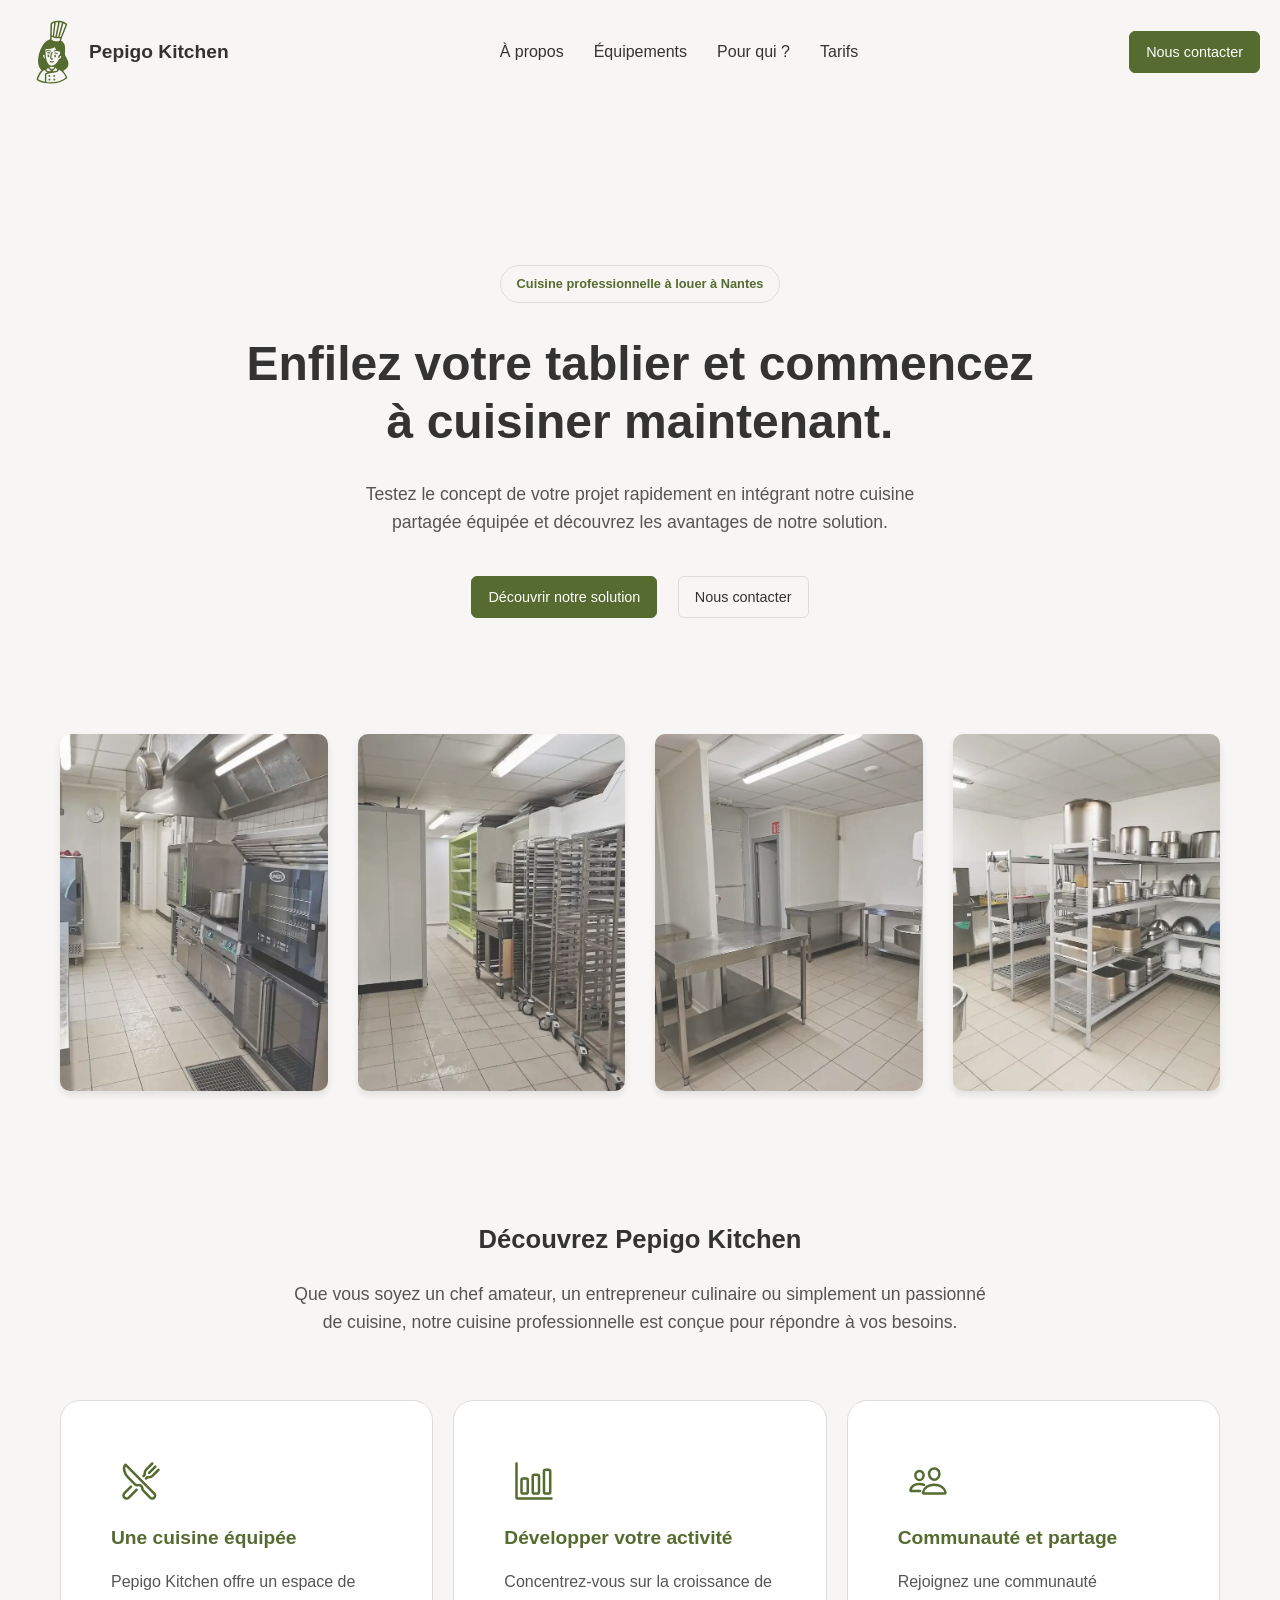
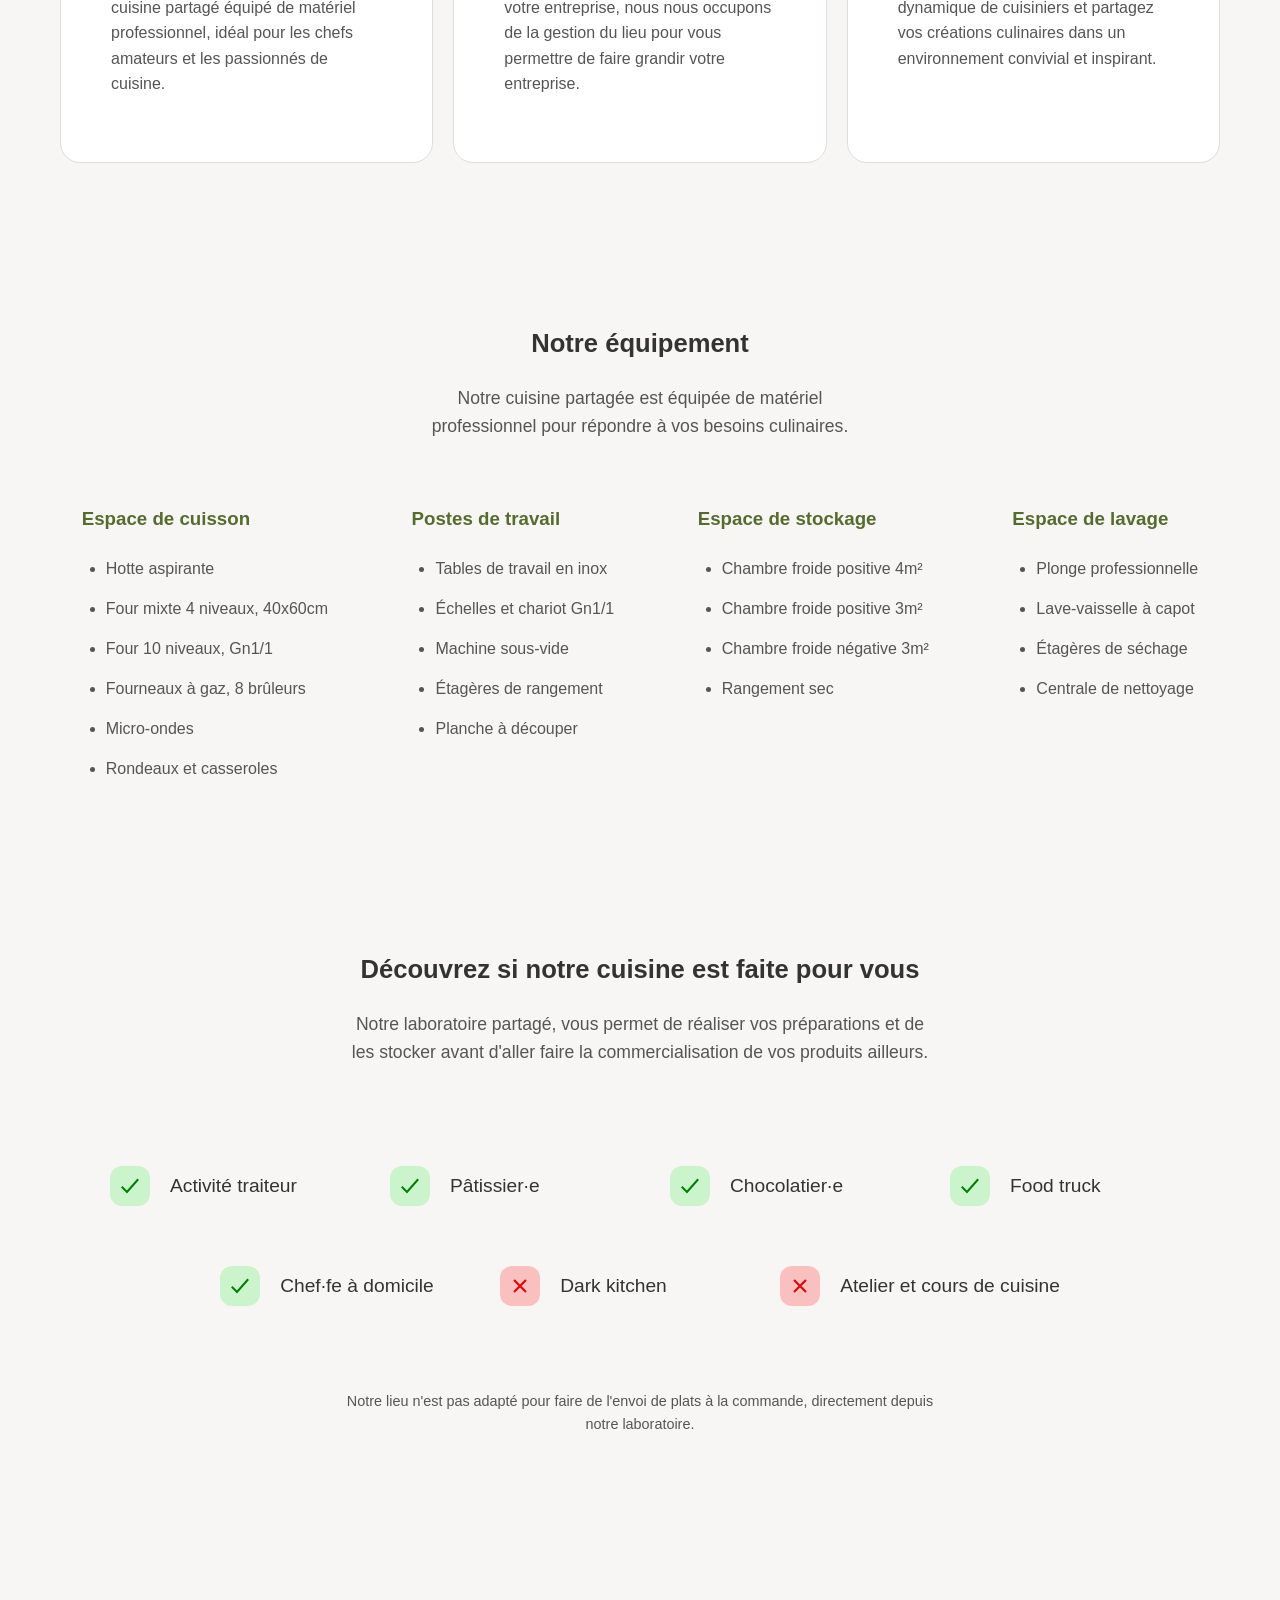
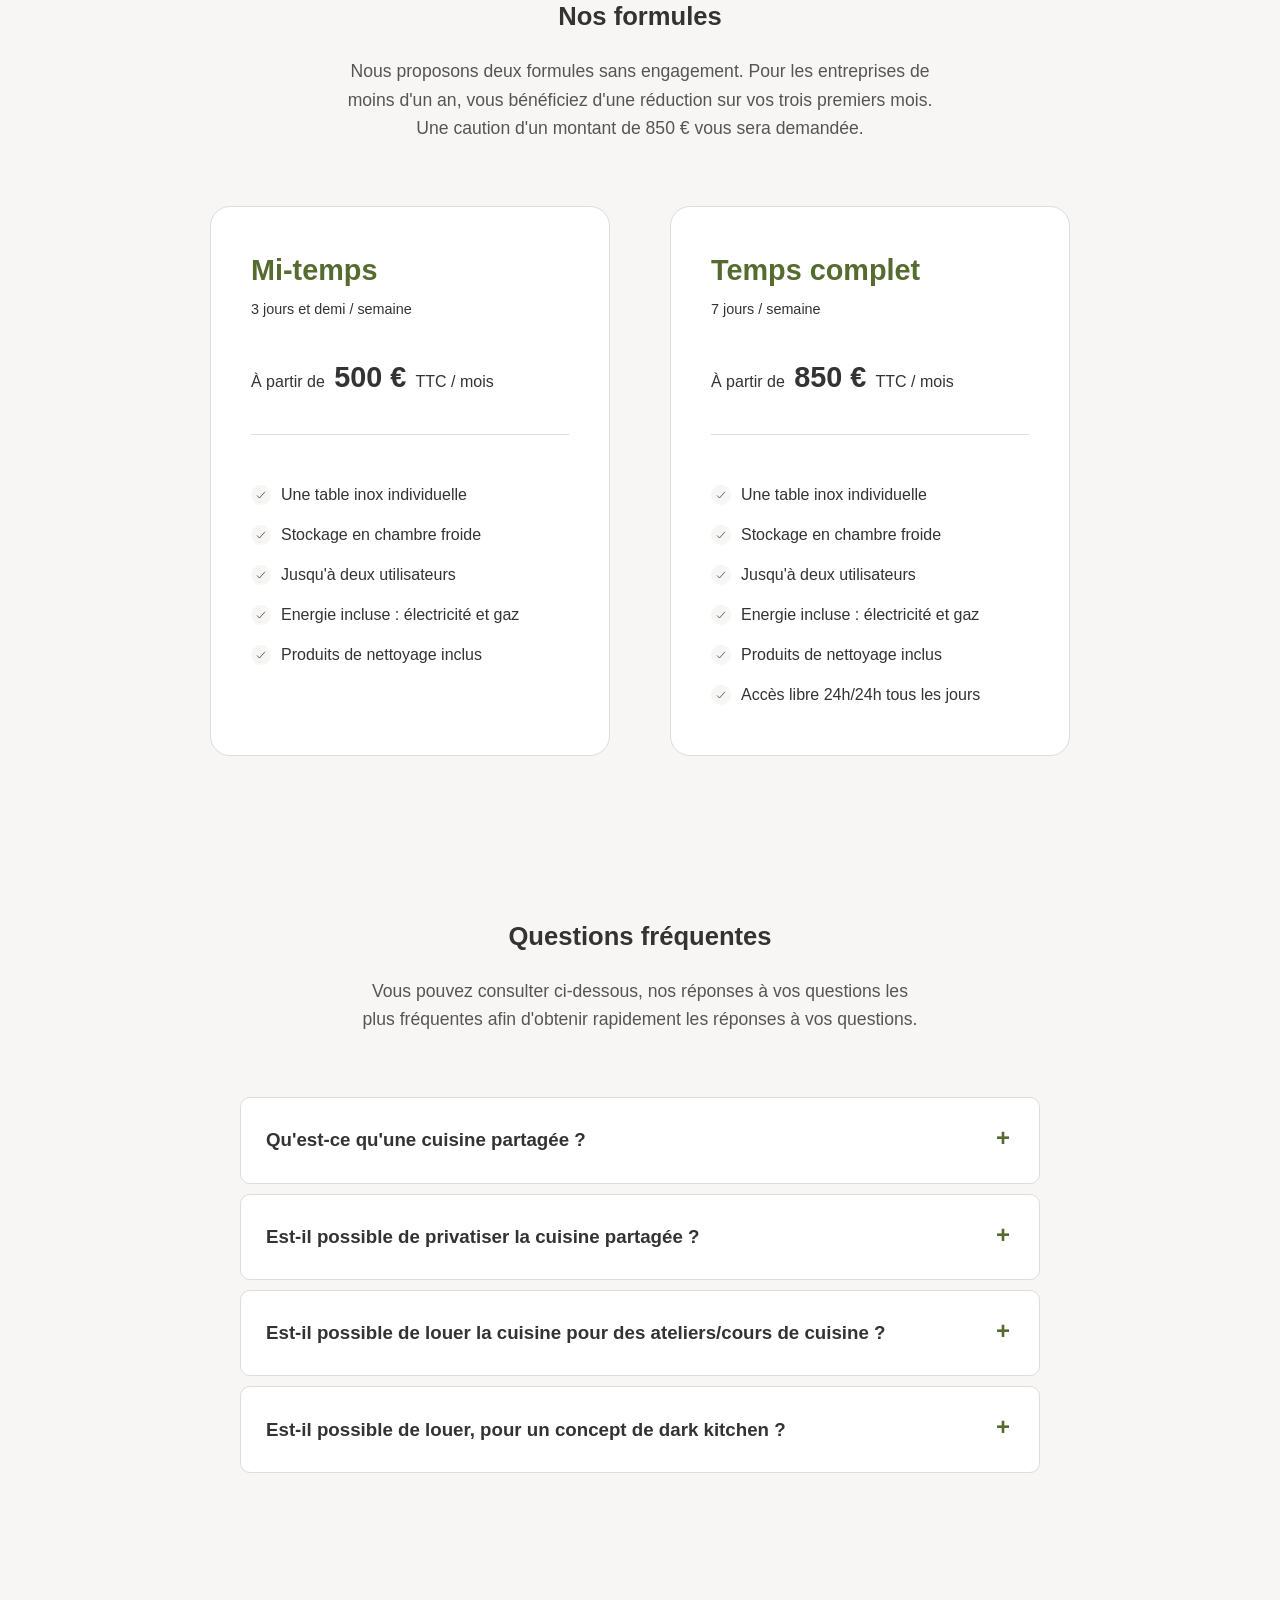
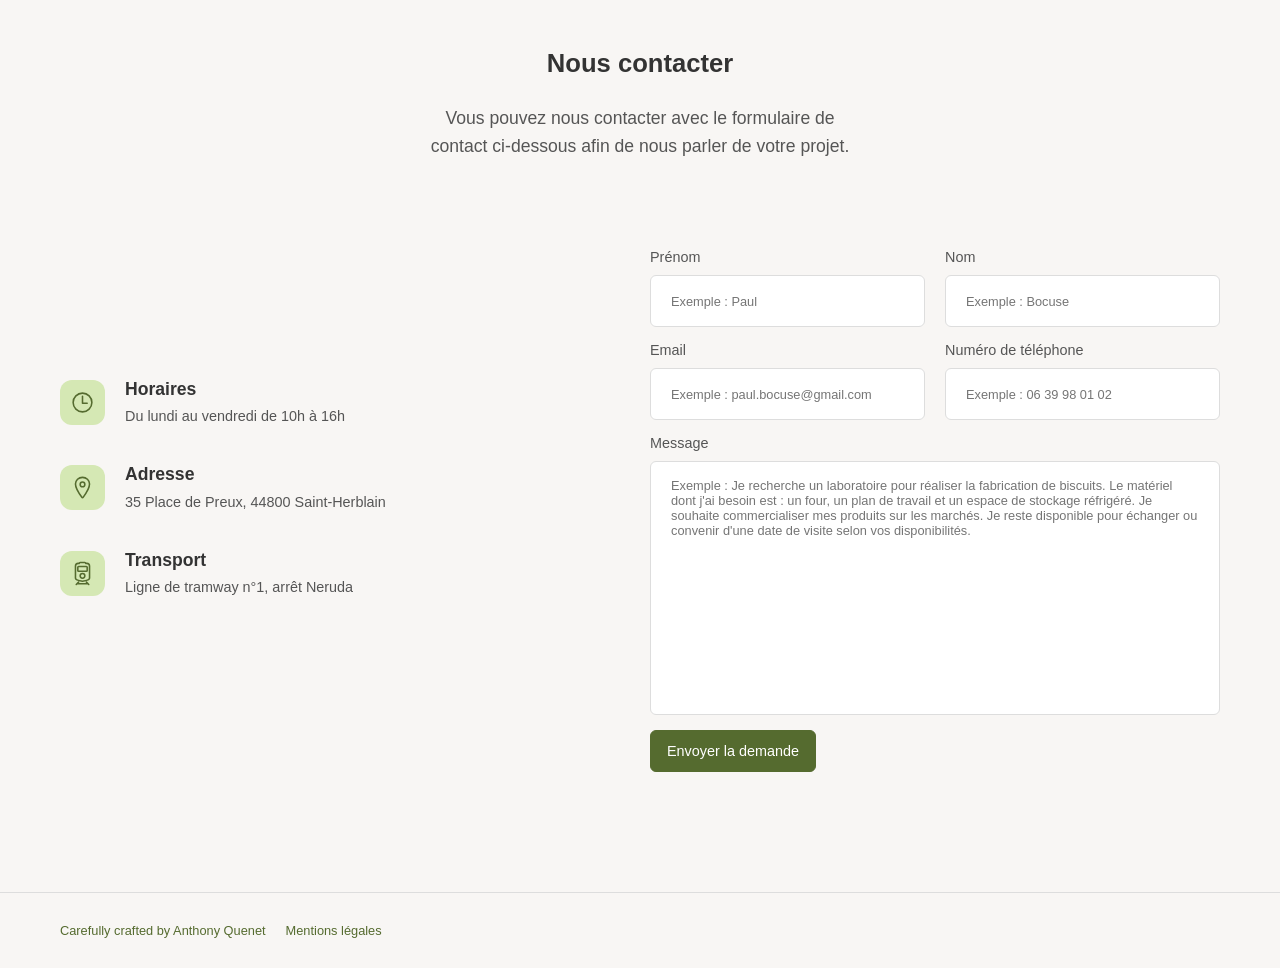
<file: index.html>
<!DOCTYPE html>
<html lang="fr">

<head>
    <meta charset="UTF-8">
    <meta name="viewport" content="width=device-width, initial-scale=1.0">
    <title>La cuisine partagée Pepigo Kitchen</title>
    <meta name="description" content="Location de laboratoire professionnel à Nantes">

    <!-- Apple Touch Icon -->
    <link rel="apple-touch-icon" sizes="180x180" href="./assets/favicon/apple-touch-icon.png">

    <!-- Favicons -->
    <link rel="icon" type="image/png" sizes="16x16" href="./assets/favicon/favicon-16.png">
    <link rel="icon" type="image/png" sizes="32x32" href="./assets/favicon/favicon-32.png">
    <link rel="icon" type="image/png" sizes="192x192" href="./assets/favicon/favicon-192.png">
    <link rel="icon" type="image/png" sizes="512x512" href="./assets/favicon/favicon-512.png">
    <link rel="icon" type="image/x-icon" href="./assets/favicon/favicon.ico" sizes="any">

    <!-- Manifest -->
    <link rel="manifest" href="/site.webmanifest">

    <!-- Theme Color -->
    <meta name="theme-color" content="#faf9f6">

    <!-- Open Graph -->
    <meta property="og:type" content="website">
    <meta property="og:url" content="https://www.pepigo-kitchen.fr">
    <meta property="og:title" content="Pepigo Kitchen - La cuisine partagée à Nantes">
    <meta property="og:description" content="Location de laboratoire professionnel à Nantes">
    <meta property="og:image" content="https://www.pepigo-kitchen.fr/assets/images/cuisine-fourneaux.webp">

    <!-- Twitter Card -->
    <meta name="twitter:card" content="summary_large_image">
    <meta name="twitter:url" content="https://www.pepigo-kitchen.fr">
    <meta name="twitter:title" content="Pepigo Kitchen - La cuisine partagée à Nantes">
    <meta name="twitter:description" content="Location de laboratoire professionnel à Nantes">
    <meta name="twitter:image" content="https://www.pepigo-kitchen.fr/assets/images/cuisine-fourneaux.webp">

    <link rel="stylesheet" href="./css/style.css">
</head>

<body>

    <header>
        <div class="header-container">
            <a href="/" class="logo" aria-label="logo pepigo kitchen">
                <span class="logo-background">
                  <svg width="100%" height="100%" viewBox="0 0 405 402" version="1.1" xmlns="http://www.w3.org/2000/svg" xmlns:xlink="http://www.w3.org/1999/xlink" xml:space="preserve" xmlns:affinity="https://www.affinity.studio/" style="fill-rule:evenodd;clip-rule:evenodd;stroke-linejoin:round;stroke-miterlimit:2;">
                    <path d="M177.18,230.27c1.64,0.07 3.11,-0.59 4.41,-1.96c0.98,-0.98 1.64,-2.19 1.96,-3.63c-1.24,0.13 -2.29,-0.26 -3.14,-1.18c-0.98,-1.37 -0.59,-3.24 0.78,-4.12c0.65,-0.39 1.28,-0.56 1.86,-0.49c-0.88,-2.16 -2.75,-3.63 -4.81,-3.73l-0.39,-0.1c-1.5,0 -2.88,0.65 -4.12,1.96c-1.34,1.45 -2.14,3.32 -2.26,5.3c-0.29,4.22 2.26,7.75 5.69,7.95m37.57,-0.49c0.99,1.54 2.68,2.49 4.51,2.55c2.85,0 5.4,-2.45 6.28,-5.79c-1.37,0.2 -2.45,-0.2 -3.24,-1.18c-1.08,-1.37 -0.69,-3.34 0.78,-4.22c0.59,-0.39 1.24,-0.59 1.96,-0.59c-0.98,-2.16 -2.85,-3.73 -5,-3.83l-0.29,0c-1.57,0 -2.98,0.65 -4.22,1.96c-1.36,1.52 -2.16,3.46 -2.26,5.49c-0.13,2.16 0.36,4.02 1.47,5.59m-17.95,11.67l0.1,0c0.07,0.33 0.23,0.59 0.49,0.78l-0.1,0l-0.49,-0.78Z" style="fill:#556b2f;fill-rule:nonzero;"/>
                    <path d="M189.94,196.92c-0.85,-0.07 -1.57,-0.29 -2.16,-0.69c-3.53,-2.45 -7.55,-2.85 -11.09,-2.55c-5.3,0.49 -9.61,2.65 -9.71,2.75c-1.77,0.88 -3.92,0.39 -4.91,-1.28c-1.08,-1.67 -0.49,-3.73 1.28,-4.71c0.69,-0.39 16.09,-8.54 28.75,0.2c1.67,1.08 1.96,3.34 0.69,4.91c-0.78,0.92 -1.73,1.37 -2.85,1.37" style="fill:#556b2f;"/>
                    <path d="M285.98,17.97c6.77,5 9.42,9.03 6.77,15.4l-30.81,75.93l-0.1,0.39l-6.38,20.31c5.1,2.29 9.39,5.13 12.85,8.54c6.97,6.87 10.3,15.6 11.67,25.41c1.37,9.42 0.98,19.92 0.49,30.71c-0.39,6.41 -0.56,12.92 -0.49,19.52c0.07,1.37 0.49,3.04 1.28,5c1.44,3.4 3.4,7.33 5.89,11.77c3.73,6.97 8.04,15.01 10.99,23.45c1.7,4.71 2.81,9.55 3.34,14.52c1.67,16.09 -4.12,32.67 -28.65,46.21l-3.53,1.96c10.33,11.66 18.66,24.95 24.62,39.34c1.37,2.75 0.59,6.18 -1.86,8.14c-24.33,19.33 -60.53,31.69 -101.15,31.69c-11.38,0.02 -22.74,-0.97 -33.94,-2.94c-17.91,-2.81 -35.08,-9.14 -50.52,-18.64c-2.66,-1.62 -3.85,-4.9 -2.85,-7.85c7.65,-21.29 16.87,-42.38 31.3,-53.27c-3.24,-3.24 -7.06,-7.55 -9.42,-10.89c-11.09,-15.99 -14.23,-37.28 -12.36,-59.06l0.98,-8.83c2.65,-19.52 8.93,-39.05 16.09,-55.14c14.59,-32.11 32.44,-51.44 53.57,-57.98l3.83,-1.08l2.45,-95.06c1.28,-19.33 64.46,-31 95.95,-7.55m-112.04,308.15c-2.49,-0.65 -4.81,-1.44 -6.97,-2.35c-4.06,-1.57 -7.06,-3.73 -9.03,-6.48c-0.98,-1.31 -1.6,-2.98 -1.86,-5c-4.81,1.18 -12.36,5.3 -17.56,9.91c-11.58,10.1 -18.84,27.86 -24.82,45.23c-0.39,1.18 0.1,2.55 1.28,3.14c11.9,6.34 25.31,11.02 40.22,14.03l-0.1,-45.23c-0.1,-5.4 3.83,-10.1 9.52,-11.28l9.32,-1.96Zm72.4,-220.74l7.95,-0.98l29.24,-72.89c0.49,-1.18 0,-2.55 -1.08,-3.14c-3.14,-1.96 -7.46,-4.91 -10.79,-6.77c-0.14,-0.07 -0.28,-0.1 -0.44,-0.1c-0.43,0 -0.81,0.28 -0.94,0.69l-23.94,83.19Zm-14.91,204.16l0.2,0.1l-0.2,-0.1Zm-11.48,-9.12c-1.18,2.45 -5,6.57 -5,6.57c-2.32,2.19 -5.06,3.89 -8.04,5l-0.88,8.04l2.85,-0.2l3.24,-0.49c4.91,-0.59 10.1,-1.67 14.13,-3.34c2.49,-0.98 4.25,-2.13 5.3,-3.43c0.33,-0.52 0.46,-1.08 0.39,-1.67c-0.07,-0.46 -0.23,-0.95 -0.49,-1.47l-0.1,-0.2l-0.98,-1.77c-2.55,-4.32 -6.18,-7.55 -9.22,-9.81c-0.26,0.98 -0.65,1.9 -1.18,2.75m-21.39,7.65c0.85,-1.83 2.22,-3.07 4.12,-3.73c4.12,-1.37 7.85,-4.02 9.61,-7.46l0,-0.1c0.98,-1.67 1.47,-4.61 1.47,-4.61l0.1,-0.2l0.39,-2.55c-5.49,2.55 -11.09,3.83 -16.78,3.83c-4.71,-0.13 -9.06,-1.01 -13.05,-2.65l-0.1,1.18c-0.1,1.86 0,4.02 1.57,6.28c1.9,2.94 4.68,5.04 8.34,6.28c3.66,1.24 3.83,2.16 4.32,3.73m26.68,17.36c-0.1,0 -9.03,2.16 -13.05,2.65l-6.08,0.59l-9.71,1.37l-29.82,6.38c-1.57,0.39 -2.42,1.34 -2.55,2.85l0.2,46.89c8.63,1.31 17.53,1.96 26.68,1.96c36.4,0 69.07,-10.5 91.53,-27.37l0.1,0c1.77,-1.37 2.35,-3.73 1.47,-5.79c-5.26,-13.27 -13.6,-25.11 -24.33,-34.53l-4.02,-2.85c-4.58,-2.88 -9.52,-4.68 -14.81,-5.4c-0.26,2.09 -0.88,3.79 -1.86,5.1c-2.55,3.73 -7.85,6.48 -13.73,8.14m-12.46,-305.5c0.01,-0.07 0.02,-0.14 0.02,-0.21c0,-0.65 -0.53,-1.18 -1.18,-1.18c-0.18,0 -0.35,0.04 -0.51,0.12c-2.16,1.18 -4.32,2.49 -6.48,3.92c-3,1.57 -4.92,4.66 -5,8.04l-1.57,49.54l0,0.1l-0.59,14.32l6.87,3.34l8.44,-77.99Zm-49.25,290.88l1.86,-1.28l-0.39,1.57c0,0.46 0.13,0.92 0.39,1.37c0.98,1.24 2.58,2.32 4.81,3.24c3.63,1.57 8.44,2.65 13.05,3.34l2.94,0.39l2.65,0.29l0.1,0l0.78,0.1l1.18,0.1l-0.88,-8.04c-5.13,-1.95 -9.47,-5.54 -12.36,-10.2c-0.78,-1.31 -1.41,-2.68 -1.86,-4.12c-3.14,2.26 -6.87,5.69 -9.42,10.2l-0.1,0l-0.88,1.77l-1.86,1.28Zm-0.29,-0.29l0.29,0.39l-0.29,-0.39Zm-8.14,-71.32l-2.85,-20.6l-0.1,0l-0.1,-0.1c-0.78,-0.29 -2.45,-0.69 -4.12,-0.69c-0.72,-0.07 -1.41,0.07 -2.06,0.39c-0.46,0.39 -0.75,1.01 -0.88,1.86c-0.27,1.8 -0.2,3.62 0.2,5.4c0.46,2.35 1.08,4.35 1.86,5.98c2.26,4.91 5.59,6.97 8.04,7.75m70.93,-52.98c-1.05,-1.05 -1.99,-2.13 -2.85,-3.24c-3.73,-5 -5.4,-10.2 -5.98,-14.62c-1.24,0.78 -2.68,1.57 -4.32,2.35c-12.1,5.95 -29.89,9.39 -53.37,10.3c-0.79,16.01 -0.23,32.06 1.67,47.97c2.35,18.15 7.26,36.69 17.66,47.29l0.39,0.39c0.59,0.69 3.34,3.04 4.12,3.53l0.1,0c4.12,2.81 8.86,4.32 14.23,4.51c7.36,0 14.03,-3.04 19.62,-7.26l5.59,-4.91c7.18,-7.46 13.05,-16.09 17.36,-25.51l0.39,-0.98c0.33,-0.52 0.72,-0.88 1.18,-1.08l0.98,-0.39l0.2,0c0.1,-0.1 6.38,-2.45 10.3,-7.46c1.36,-1.72 2.3,-3.74 2.75,-5.89c0.65,-2.62 0.56,-4.68 -0.29,-6.18c-0.78,-1.18 -2.06,-1.37 -2.75,-1.28l-0.1,0c-0.78,0 -1.57,0.2 -2.35,0.59c-0.59,0.26 -1.11,0.65 -1.57,1.18c-1.08,1.08 -1.78,2.5 -1.96,4.02l0,2.94c0.13,1.44 -0.33,2.62 -1.37,3.53c-0.65,0.59 -1.54,0.95 -2.65,1.08c-2.36,0.29 -4.55,-1.38 -4.91,-3.73c-0.26,-3.01 0.03,-5.76 0.88,-8.24c0.78,-2.03 1.9,-3.83 3.34,-5.4c1.7,-1.7 3.63,-2.94 5.79,-3.73l2.35,-17.76c-4.77,-0.98 -9.03,-2.32 -12.75,-4.02c-1.24,0.98 -2.96,1.1 -4.32,0.29c-0.39,-0.2 -4.71,-2.45 -11.38,-0.78c-1.9,0.52 -3.99,1.37 -6.28,2.55c-0.46,0.33 -0.95,0.49 -1.47,0.49c-1.5,0.07 -2.65,-0.49 -3.43,-1.67c-1.08,-1.57 -0.49,-3.73 1.28,-4.81c5.3,-2.94 10.01,-3.92 13.93,-4.12m34.83,-76.13l-0.69,0.49l-0.1,0.1l0.78,-0.59Zm-0.1,-92.02c0.19,-0.67 -0.21,-1.38 -0.88,-1.57c-3.14,-0.78 -7.55,-1.77 -10.6,-2.26c-0.72,0 -1.21,0.36 -1.47,1.08l-17.95,89.87l7.36,0.39l23.55,-87.51Zm-64.26,103.4l0.78,0.69l0,0.1l2.45,1.96c14.72,11.09 37.57,8.54 45.52,7.16l0.39,0l0.1,-0.29l0.69,-2.16l4.81,-15.4c-4.97,0.59 -9.61,0.88 -13.93,0.88c-19.92,0 -32.87,-5.49 -40.03,-9.81l-0.78,16.87Zm41.4,-105.95c0.01,-0.06 0.02,-0.13 0.02,-0.2c0,-0.65 -0.53,-1.18 -1.18,-1.18c-0.01,0 -0.01,0 -0.02,0c-4.71,0.2 -9.81,0.69 -12.95,1.18c-0.78,0.13 -1.24,0.62 -1.37,1.47l-10.1,84.57l7.65,2.35l17.95,-88.2Z" style="fill:#556b2f;"/>
                    <path d="M189.55,371.84c0,3.04 -2.65,5.69 -5.98,5.69c-3.34,0 -5.98,-2.65 -5.98,-5.69c0,-3.14 2.65,-5.69 5.98,-5.69c3.34,0 5.98,2.55 5.98,5.69m-0.39,-23.05c0,3.04 -2.75,5.59 -6.08,5.59c-3.34,0 -5.98,-2.55 -5.98,-5.59c0,-3.14 2.65,-5.69 5.98,-5.69c3.34,0 6.08,2.55 6.08,5.69m30.12,0c0,3.04 -2.65,5.59 -5.98,5.59c-3.34,0 -6.08,-2.55 -6.08,-5.59c0,-3.14 2.75,-5.69 6.08,-5.69c3.34,0 5.98,2.55 5.98,5.69m0.88,23.05c0,3.04 -2.65,5.69 -5.98,5.69c-3.34,0 -5.98,-2.65 -5.98,-5.69c0,-3.14 2.65,-5.69 5.98,-5.69c3.34,0 5.98,2.55 5.98,5.69m12.07,-157.85c-1.11,0 -2.03,-0.39 -2.75,-1.18c-5.3,-5.69 -10.01,-3.34 -10.5,-3.04c-1.67,0.88 -3.83,0.39 -4.81,-1.08c-1.18,-1.57 -0.69,-3.63 0.98,-4.71c3.43,-2.06 12.07,-3.83 19.72,4.41c1.28,1.47 1.18,3.53 -0.39,4.81c-0.72,0.52 -1.47,0.78 -2.26,0.78m-59.75,-4.71c-1.24,0 -2.29,-0.49 -3.14,-1.47c-1.28,-1.67 -0.88,-4.02 0.98,-5.2c9.52,-6.08 16.48,-2.06 18.84,0.78c1.37,1.67 0.98,3.92 -0.78,5.2c-1.67,1.18 -4.02,0.88 -5.3,-0.59c-0.2,-0.29 -1.08,-1.18 -2.85,-1.18c-1.44,-0.13 -3.3,0.49 -5.59,1.86c-0.65,0.39 -1.37,0.59 -2.16,0.59m26.59,56.21c-5.4,0 -9.71,-2.26 -11.77,-4.12c-0.83,-0.69 -1.3,-1.71 -1.3,-2.79c0,-0.98 0.4,-1.93 1.11,-2.61c1.47,-1.47 3.92,-1.57 5.49,-0.2c0.29,0.29 5.69,4.51 12.66,0.29c1.77,-1.18 4.22,-0.69 5.4,0.98c1.28,1.77 0.78,4.12 -1.18,5.3c-3.73,2.16 -7.19,3.2 -10.4,3.14m-2.45,-26.59c0.26,0.65 0.65,1.01 1.18,1.08c0.39,0 1.8,-0.62 4.22,-1.86c1.77,-0.98 4.02,-0.29 5,1.37c1.08,1.77 0.39,3.92 -1.47,4.91c-3.63,1.86 -5.3,2.35 -6.08,2.55c-0.52,0.26 -1.31,0.39 -2.35,0.39c-1.05,0.07 -2.26,-0.26 -3.63,-0.98c-1.98,-1.27 -3.41,-3.23 -4.02,-5.49c-0.85,-2.29 -1.28,-5.4 -1.28,-9.32c0,-15.6 8.14,-30.9 8.54,-31.59c0.88,-1.67 3.14,-2.35 5,-1.57c1.96,0.88 2.65,3.14 1.67,4.91c-0.2,0.39 -7.65,14.52 -7.65,28.25c0.07,3.66 0.36,6.12 0.88,7.36" style="fill:#556b2f;"/>
                  </svg>
                </span>
                <span class="logo-text">
                    Pepigo Kitchen
                </span>
            </a>
           <nav class="nav-menu">
            <ul>
                <li><a href="#about">À propos</a></li>
                <li><a href="#features">Équipements</a></li>
                <li><a href="#customers">Pour qui ?</a></li>
                <li><a href="#pricing">Tarifs</a></li>
            </ul>
           </nav>
            <a class="primary-btn" href="#contact">Nous contacter</a>
        </div>
    </header>
     <main id="homepage">
        <section>
            <div class="hero-section">
                <div class="hero-content">
                    <div>
                        <h1 class="badge">Cuisine professionnelle à louer à Nantes</h1>
                        <h2>Enfilez votre tablier et commencez à cuisiner maintenant.</h2>
                        <p>Testez le concept de votre projet rapidement en intégrant notre cuisine partagée équipée et découvrez les avantages de notre solution.</p>
                        <a class="primary-btn" href="#about">Découvrir notre solution</a>
                         <a href="#contact" class="secondary-btn ml-1">Nous contacter</a>
                    </div>
                </div>
                <div class="hero-gallery">
                    <div class="hero-img"><img src="/assets/images/cuisine-fourneaux.webp" alt="fourneaux de cuisine" fetchpriority="high"></div>
                    <div class="hero-img"><img src="/assets/images/cuisine-echelles.webp" alt="réserve de la cuisine"></div>
                    <div class="hero-img"><img src="/assets/images/cuisine-table-inox.webp" alt="poste de travail inox"></div>
                    <div class="hero-img"><img src="/assets/images/cuisine-plonge.webp" alt="plonge de la cuisine"></div>
                </div>
            </div>
        </section>
        <section id="about" class="section-information container">
            <h2 class="h2">Découvrez Pepigo Kitchen</h2>
            <p class="subtitle">Que vous soyez un chef amateur, un entrepreneur culinaire ou simplement un passionné de cuisine, notre
                cuisine professionnelle est conçue pour répondre à vos besoins.</p>
            <div class="grid-section">
                <div class="card info-card">
                    <span class="item-info-icon">
                        <svg xmlns="http://www.w3.org/2000/svg" viewBox="0 0 512 512"><path d="M57.49 47.74l368.43 368.43a37.28 37.28 0 010 52.72h0a37.29 37.29 0 01-52.72 0l-90-91.55a32 32 0 01-9.2-22.43v-5.53a32 32 0 00-9.52-22.78l-11.62-10.73a32 32 0 00-29.8-7.44h0a48.53 48.53 0 01-46.56-12.63l-85.43-85.44C40.39 159.68 21.74 83.15 57.49 47.74z" fill="none" stroke="currentColor" stroke-linejoin="round" stroke-width="32" /><path d="M400 32l-77.25 77.25A64 64 0 00304 154.51v14.86a16 16 0 01-4.69 11.32L288 192M320 224l11.31-11.31a16 16 0 0111.32-4.69h14.86a64 64 0 0045.26-18.75L480 112M440 72l-80 80M200 368l-99.72 100.28a40 40 0 01-56.56 0h0a40 40 0 010-56.56L128 328" fill="none" stroke="currentColor" stroke-linecap="round" stroke-linejoin="round" stroke-width="32" /></svg>
                    </span>
                    <h3>Une cuisine équipée</h3>
                    <p>Pepigo Kitchen offre un espace de cuisine partagé équipé de matériel professionnel, idéal pour les
                        chefs amateurs et les passionnés de cuisine.</p>
                </div>
                <div class="card info-card">
                    <span class="item-info-icon">
                        <svg xmlns="http://www.w3.org/2000/svg" viewBox="0 0 512 512"><path d="M32 32v432a16 16 0 0016 16h432" fill="none" stroke="currentColor" stroke-linecap="round" stroke-linejoin="round" stroke-width="32" /><rect x="96" y="224" width="80" height="192" rx="20" ry="20" fill="none" stroke="currentColor" stroke-linecap="round" stroke-linejoin="round" stroke-width="32" /><rect x="240" y="176" width="80" height="240" rx="20" ry="20" fill="none" stroke="currentColor" stroke-linecap="round" stroke-linejoin="round" stroke-width="32" /><rect x="383.64" y="112" width="80" height="304" rx="20" ry="20" fill="none" stroke="currentColor" stroke-linecap="round" stroke-linejoin="round" stroke-width="32" /></svg>
                    </span>
                    <h3>Développer votre activité</h3>
                    <p>Concentrez-vous sur la croissance de votre entreprise, nous nous occupons de la gestion du lieu pour vous permettre de faire grandir votre entreprise.</p>
                </div>
                <div class="card info-card">
                    <span class="item-info-icon">
                        <svg xmlns="http://www.w3.org/2000/svg" viewBox="0 0 512 512"><path d="M402 168c-2.93 40.67-33.1 72-66 72s-63.12-31.32-66-72c-3-42.31 26.37-72 66-72s69 30.46 66 72z" fill="none" stroke="currentColor" stroke-linecap="round" stroke-linejoin="round" stroke-width="32" /><path d="M336 304c-65.17 0-127.84 32.37-143.54 95.41-2.08 8.34 3.15 16.59 11.72 16.59h263.65c8.57 0 13.77-8.25 11.72-16.59C463.85 335.36 401.18 304 336 304z" fill="none" stroke="currentColor" stroke-miterlimit="10" stroke-width="32" /><path d="M200 185.94c-2.34 32.48-26.72 58.06-53 58.06s-50.7-25.57-53-58.06C91.61 152.15 115.34 128 147 128s55.39 24.77 53 57.94z" fill="none" stroke="currentColor" stroke-linecap="round" stroke-linejoin="round" stroke-width="32" /><path d="M206 306c-18.05-8.27-37.93-11.45-59-11.45-52 0-102.1 25.85-114.65 76.2-1.65 6.66 2.53 13.25 9.37 13.25H154" fill="none" stroke="currentColor" stroke-linecap="round" stroke-miterlimit="10" stroke-width="32" /></svg>
                    </span>
                    <h3>Communauté et partage</h3>
                    <p>Rejoignez une communauté dynamique de cuisiniers et partagez vos créations culinaires dans un
                        environnement convivial et inspirant.</p>
                </div>
            </div>
        </section>
        <section id="features" class="section-features container">
            <h2 class="h2">Notre équipement</h2>
            <p class="subtitle">Notre cuisine partagée est équipée de matériel professionnel pour répondre à vos besoins culinaires.</p>
            <div class="features-section">
                <div class="feature-item">
                    <h3>Espace de cuisson</h3>
                    <ul>
                        <li>Hotte aspirante</li>
                        <li>Four mixte 4 niveaux, 40x60cm</li>
                        <li>Four 10 niveaux, Gn1/1</li>
                        <li>Fourneaux à gaz, 8 brûleurs</li>
                        <li>Micro-ondes</li>
                        <li>Rondeaux et casseroles</li>
                    </ul>
                </div>
                <div class="feature-item">
                    <h3>Postes de travail</h3>
                    <ul>
                        <li>Tables de travail en inox</li>
                        <li>Échelles et chariot Gn1/1</li>
                        <li>Machine sous-vide</li>
                        <li>Étagères de rangement</li>
                        <li>Planche à découper</li>
                    </ul>
                </div>
                <div class="feature-item">
                    <h3>Espace de stockage</h3>
                    <ul>
                        <li>Chambre froide positive 4m²</li>
                        <li>Chambre froide positive 3m²</li>
                        <li>Chambre froide négative 3m²</li>
                        <li>Rangement sec</li>
                    </ul>
                </div>
                <div class="feature-item">
                    <h3>Espace de lavage</h3>
                    <ul>
                        <li>Plonge professionnelle</li>
                        <li>Lave-vaisselle à capot</li>
                        <li>Étagères de séchage</li>
                        <li>Centrale de nettoyage</li>
                    </ul>
                </div>
            </div>
        </section>
        <section id="customers" class="customer-section container">
            <h2 class="h2">Découvrez si notre cuisine est faite pour vous</h2>
            <p class="subtitle">Notre laboratoire partagé, vous permet de réaliser vos préparations et de les stocker avant d'aller faire la commercialisation de vos produits ailleurs.</p>
            <div class="customer-items">
                <div class="item-checklist-icon"><svg xmlns="http://www.w3.org/2000/svg" class="icon-green" viewBox="0 0 512 512"><path fill="none" stroke="currentColor" stroke-linecap="square" stroke-miterlimit="10" stroke-width="44" d="M416 128L192 384l-96-96" /></svg>Activité traiteur</div>
                <div class="item-checklist-icon"><svg xmlns="http://www.w3.org/2000/svg" class="icon-green" viewBox="0 0 512 512"><path fill="none" stroke="currentColor" stroke-linecap="square" stroke-miterlimit="10" stroke-width="44" d="M416 128L192 384l-96-96" /></svg>Pâtissier·e</div>
                <div class="item-checklist-icon"><svg xmlns="http://www.w3.org/2000/svg" class="icon-green" viewBox="0 0 512 512"><path fill="none" stroke="currentColor" stroke-linecap="square" stroke-miterlimit="10" stroke-width="44" d="M416 128L192 384l-96-96" /></svg>Chocolatier·e</div>
                <div class="item-checklist-icon"><svg xmlns="http://www.w3.org/2000/svg" class="icon-green" viewBox="0 0 512 512"><path fill="none" stroke="currentColor" stroke-linecap="square" stroke-miterlimit="10" stroke-width="44" d="M416 128L192 384l-96-96" /></svg>Food truck</div>
                <div class="item-checklist-icon"><svg xmlns="http://www.w3.org/2000/svg" class="icon-green" viewBox="0 0 512 512"><path fill="none" stroke="currentColor" stroke-linecap="square" stroke-miterlimit="10" stroke-width="44" d="M416 128L192 384l-96-96" /></svg>Chef·fe à domicile</div>
                <div class="item-checklist-icon"><svg xmlns="http://www.w3.org/2000/svg" class="icon-red" viewBox="0 0 512 512"><path d="M400 145.49L366.51 112 256 222.51 145.49 112 112 145.49 222.51 256 112 366.51 145.49 400 256 289.49 366.51 400 400 366.51 289.49 256 400 145.49z" /></svg>Dark kitchen</div>
                <div class="item-checklist-icon"><svg xmlns="http://www.w3.org/2000/svg" class="icon-red" viewBox="0 0 512 512"><path d="M400 145.49L366.51 112 256 222.51 145.49 112 112 145.49 222.51 256 112 366.51 145.49 400 256 289.49 366.51 400 400 366.51 289.49 256 400 145.49z" /></svg>Atelier et cours de cuisine</div>
            </div>
            <p>Notre lieu n'est pas adapté pour faire de l'envoi de plats à la commande, directement depuis notre laboratoire.</p>
        </section>
        <section id="pricing" class="section-pricing full-background container">
          <h2 class="h2">Nos formules</h2>
              <p class="subtitle">Nous proposons deux formules sans engagement. Pour les entreprises de moins d'un an, vous bénéficiez d'une réduction sur vos trois premiers mois.
              <br>Une caution d'un montant de 850 € vous sera demandée.</p>
            <div class="pricing-section">
              <div class="pricing-card">
                    <div class="pricing-card-head">
                      <h3 class="pricing-title-card">Mi-temps</h3>
                      <p class="subtitle-pricing-card">3 jours et demi / semaine</p>
                      <span>À partir de </span>
                      <span class="price">500 €</span>
                      <span> TTC / mois</span>
                    </div>
                    <div class="pricing-card-body">
                        <span><svg xmlns="http://www.w3.org/2000/svg" viewBox="0 0 512 512">
                                <path fill="none" stroke="currentColor" stroke-linecap="round" stroke-linejoin="round" stroke-width="32" d="M416 128L192 384l-96-96" />
                            </svg>Une table inox individuelle</span>
                        <span><svg xmlns="http://www.w3.org/2000/svg" viewBox="0 0 512 512">
                                <path fill="none" stroke="currentColor" stroke-linecap="round" stroke-linejoin="round" stroke-width="32" d="M416 128L192 384l-96-96" />
                            </svg>Stockage en chambre froide</span>
                        <span><svg xmlns="http://www.w3.org/2000/svg" viewBox="0 0 512 512">
                                <path fill="none" stroke="currentColor" stroke-linecap="round" stroke-linejoin="round" stroke-width="32" d="M416 128L192 384l-96-96" />
                            </svg>Jusqu'à deux utilisateurs</span>
                        <span><svg xmlns="http://www.w3.org/2000/svg" viewBox="0 0 512 512">
                                <path fill="none" stroke="currentColor" stroke-linecap="round" stroke-linejoin="round" stroke-width="32" d="M416 128L192 384l-96-96" />
                            </svg>Energie incluse : électricité et gaz</span>
                        <span><svg xmlns="http://www.w3.org/2000/svg" viewBox="0 0 512 512">
                                <path fill="none" stroke="currentColor" stroke-linecap="round" stroke-linejoin="round" stroke-width="32" d="M416 128L192 384l-96-96" />
                            </svg>Produits de nettoyage inclus</span>
                    </div>
                </div>
                <div class="pricing-card">
                    <div class="pricing-card-head">
                      <h3 class="pricing-title-card">Temps complet</h3>
                      <p class="subtitle-pricing-card">7 jours / semaine</p>
                      <span>À partir de </span>
                      <span class="price">850 €</span>
                      <span>TTC / mois</span>
                    </div>
                    <div class="pricing-card-body">
                        <span><svg xmlns="http://www.w3.org/2000/svg" viewBox="0 0 512 512">
                                <path fill="none" stroke="currentColor" stroke-linecap="round" stroke-linejoin="round" stroke-width="32" d="M416 128L192 384l-96-96" />
                            </svg>Une table inox individuelle</span>
                        <span><svg xmlns="http://www.w3.org/2000/svg" viewBox="0 0 512 512">
                                <path fill="none" stroke="currentColor" stroke-linecap="round" stroke-linejoin="round" stroke-width="32" d="M416 128L192 384l-96-96" />
                            </svg>Stockage en chambre froide</span>
                        <span><svg xmlns="http://www.w3.org/2000/svg" viewBox="0 0 512 512">
                                <path fill="none" stroke="currentColor" stroke-linecap="round" stroke-linejoin="round" stroke-width="32" d="M416 128L192 384l-96-96" />
                            </svg>Jusqu'à deux utilisateurs</span>
                        <span><svg xmlns="http://www.w3.org/2000/svg" viewBox="0 0 512 512">
                                <path fill="none" stroke="currentColor" stroke-linecap="round" stroke-linejoin="round" stroke-width="32" d="M416 128L192 384l-96-96" />
                            </svg>Energie incluse : électricité et gaz</span>
                        <span><svg xmlns="http://www.w3.org/2000/svg" viewBox="0 0 512 512">
                                <path fill="none" stroke="currentColor" stroke-linecap="round" stroke-linejoin="round" stroke-width="32" d="M416 128L192 384l-96-96" />
                            </svg>Produits de nettoyage inclus</span>
                        <span><svg xmlns="http://www.w3.org/2000/svg" viewBox="0 0 512 512">
                          <path fill="none" stroke="currentColor" stroke-linecap="round" stroke-linejoin="round" stroke-width="32" d="M416 128L192 384l-96-96" />
                      </svg>Accès libre 24h/24h tous les jours</span>
                    </div>
                </div>
            </div>
        </section>
        <section class="section-FAQ full-background container ">
            <h2 class="h2">Questions fréquentes</h2>
            <p class="subtitle">Vous pouvez consulter ci-dessous, nos réponses à vos questions les plus fréquentes afin d'obtenir rapidement les réponses à vos questions.</p>
            <div class="accordion">
              <div class="accordion-item">
                  <h3>
                      <button class="accordion-header" aria-expanded="false" aria-controls="faq-1">Qu'est-ce qu'une cuisine partagée ?</button>
                  </h3>
                  <div class="accordion-content" id="faq-1">
                      <p>Une cuisine partagée, également connue sous le nom de cuisine communautaire ou cuisine collaborative, est un espace équipé de matériel professionnel mis à la disposition de plusieurs utilisateurs.</p>
                      <p>Ces cuisines sont conçues pour permettre aux chefs amateurs, entrepreneurs culinaires et passionnés de cuisine de préparer leurs plats dans un environnement professionnel sans avoir à investir dans leur propre cuisine.</p>
                  </div>
              </div>
              <div class="accordion-item">
                  <h3>
                      <button class="accordion-header" aria-expanded="false" aria-controls="faq-2">Est-il possible de privatiser la cuisine partagée ?</button>
                  </h3>
                  <div class="accordion-content" id="faq-2">
                      <p>Non, il n'est pas possible de privatiser notre cuisine partagée.</p>
                  </div>
              </div>
              <div class="accordion-item">
                  <h3>
                      <button class="accordion-header" aria-expanded="false" aria-controls="faq-3">Est-il possible de louer la cuisine pour des ateliers/cours de cuisine ?</button>
                  </h3>
                  <div class="accordion-content" id="faq-3">
                      <p>Non, il n'est pas possible de louer notre cuisine pour ce type d'activité, car notre lieu n'est pas adapté à cela.</p>
                  </div>
              </div>
              <div class="accordion-item">
                  <h3>
                      <button class="accordion-header" aria-expanded="false" aria-controls="faq-4">Est-il possible de louer, pour un concept de dark kitchen ?</button>
                  </h3>
                  <div class="accordion-content" id="faq-4">
                      <p>Non, il n'est pas possible de louer notre cuisine pour ce type d'activité, car notre lieu n'est pas adapté à cela.</p>
                      <p>Notre cuisine est uniquement conçue pour réaliser vos préparations culinaires, mais votre commercialisation doit se faire ailleurs.</p>
                  </div>
              </div>
          </div>
        </section>
        <section id="contact" class="section-contact container">
            <h2 class="h2">Nous contacter</h2>
            <p class="subtitle">Vous pouvez nous contacter avec le formulaire de contact ci-dessous afin de nous parler de votre projet.</p>
            <div class="contact-section">
                <div class="contact-info">
                    <div class="item-contact">
                        <span class="item-contact-icon">
                            <svg xmlns="http://www.w3.org/2000/svg" viewBox="0 0 512 512">
                                <path d="M256 64C150 64 64 150 64 256s86 192 192 192 192-86 192-192S362 64 256 64z"
                                    fill="none" stroke="currentColor" stroke-miterlimit="10" stroke-width="32" />
                                <path fill="none" stroke="currentColor" stroke-linecap="round" stroke-linejoin="round"
                                    stroke-width="32" d="M256 128v144h96" />
                            </svg>
                        </span>
                        <div>
                            <h3 class="h3">Horaires</h3>
                            <p>Du lundi au vendredi de 10h à 16h</p>
                        </div>
                    </div>
                    <div class="item-contact">
                        <span class="item-contact-icon">
                            <svg xmlns="http://www.w3.org/2000/svg" viewBox="0 0 512 512">
                                <path
                                    d="M256 48c-79.5 0-144 61.39-144 137 0 87 96 224.87 131.25 272.49a15.77 15.77 0 0025.5 0C304 409.89 400 272.07 400 185c0-75.61-64.5-137-144-137z" fill="none" stroke="currentColor" stroke-linecap="round" stroke-linejoin="round"
                                    stroke-width="32" />
                                <circle cx="256" cy="192" r="48" fill="none" stroke="currentColor" stroke-linecap="round"
                                    stroke-linejoin="round" stroke-width="32" />
                            </svg>
                        </span>
                        <div>
                            <h3 class="h3">Adresse</h3>
                            <p>35 Place de Preux, 44800 Saint-Herblain</p>
                        </div>
                    </div>
                    <div class="item-contact">
                        <span class="item-contact-icon">
                            <svg xmlns="http://www.w3.org/2000/svg" viewBox="0 0 512 512">
                                <path
                                    d="M344 48h-24a16 16 0 00-16-16h-96a16 16 0 00-16 16h-24a56.16 56.16 0 00-56 56v247c0 35.3 144 65 144 65s144-29.7 144-65V104a56 56 0 00-56-56zm-88 304a48 48 0 1148-48 48 48 0 01-48 48zm96-160a16 16 0 01-16 16H176a16 16 0 01-16-16v-64a16 16 0 0116-16h160a16 16 0 0116 16zM144 464h224M336 432l48 48M176 432l-48 48"
                                    fill="none" stroke="currentColor" stroke-linecap="round" stroke-linejoin="round"
                                    stroke-width="32" />
                            </svg>
                        </span>
                        <div>
                            <h3 class="h3">Transport</h3>
                            <p>Ligne de tramway n°1, arrêt Neruda</p>
                        </div>
                    </div>

                </div>
                <div class="contact-form">
                    <form name="contact" method="POST" netlify-honeypot="bot-field" action="/success" netlify>
                        <input type="hidden" name="bot-field">
                        <input type="hidden" name="form-name" value="contact">

                        <div class="grid-form-fields">
                            <div class="form-fields">
                                <label for="name">Prénom </label>
                                <input type="text" id="name" name="Prénom" placeholder="Exemple : Paul" required autocomplete="given-name">
                            </div>
                            <div class="form-fields">
                                <label for="last-name">Nom</label>
                                <input type="text" id="last-name" name="Nom" placeholder="Exemple : Bocuse" required autocomplete="family-name">
                            </div>
                            <div class="form-fields">
                                <label for="email">Email</label>
                                <input type="email" id="email" name="Email" placeholder="Exemple : paul.bocuse@gmail.com" required autocomplete="email">
                            </div>
                            <div class="form-fields">
                                <label for="phone">Numéro de téléphone</label>
                                <input type="tel" id="phone" name="Téléphone" placeholder="Exemple : 06 39 98 01 02" required autocomplete="tel">
                            </div>
                        </div>
                        <label for="message">Message</label>
                        <textarea id="message" name="Message" placeholder="Exemple : &#10; &#10;Je recherche un laboratoire pour réaliser la fabrication de biscuits. &#10; &#10;Le matériel dont j'ai besoin est : un four, un plan de travail et un espace de stockage réfrigéré.&#10; &#10; Je souhaite commercialiser mes produits sur les marchés. &#10; &#10; Je reste disponible pour échanger ou convenir d'une date de visite selon vos disponibilités." required></textarea>
                        <button type="submit" class="primary-btn">Envoyer la demande</button>
                    </form>
                </div>
            </div>
        </section>
    </main>
    <footer>
        <div class="footer">
            <div class="left-foot">
                <a href="https://www.anthonyquenet.com" target="_blank" rel="noopener noreferrer">Carefully crafted by Anthony Quenet</a>
            </div>
            <div class="right-foot">
                <a href="/legal">Mentions légales</a>
            </div>
        </div>
    </footer>
    <script type="module" src="components/accordion.js"></script>
</body>

</html>
</file>
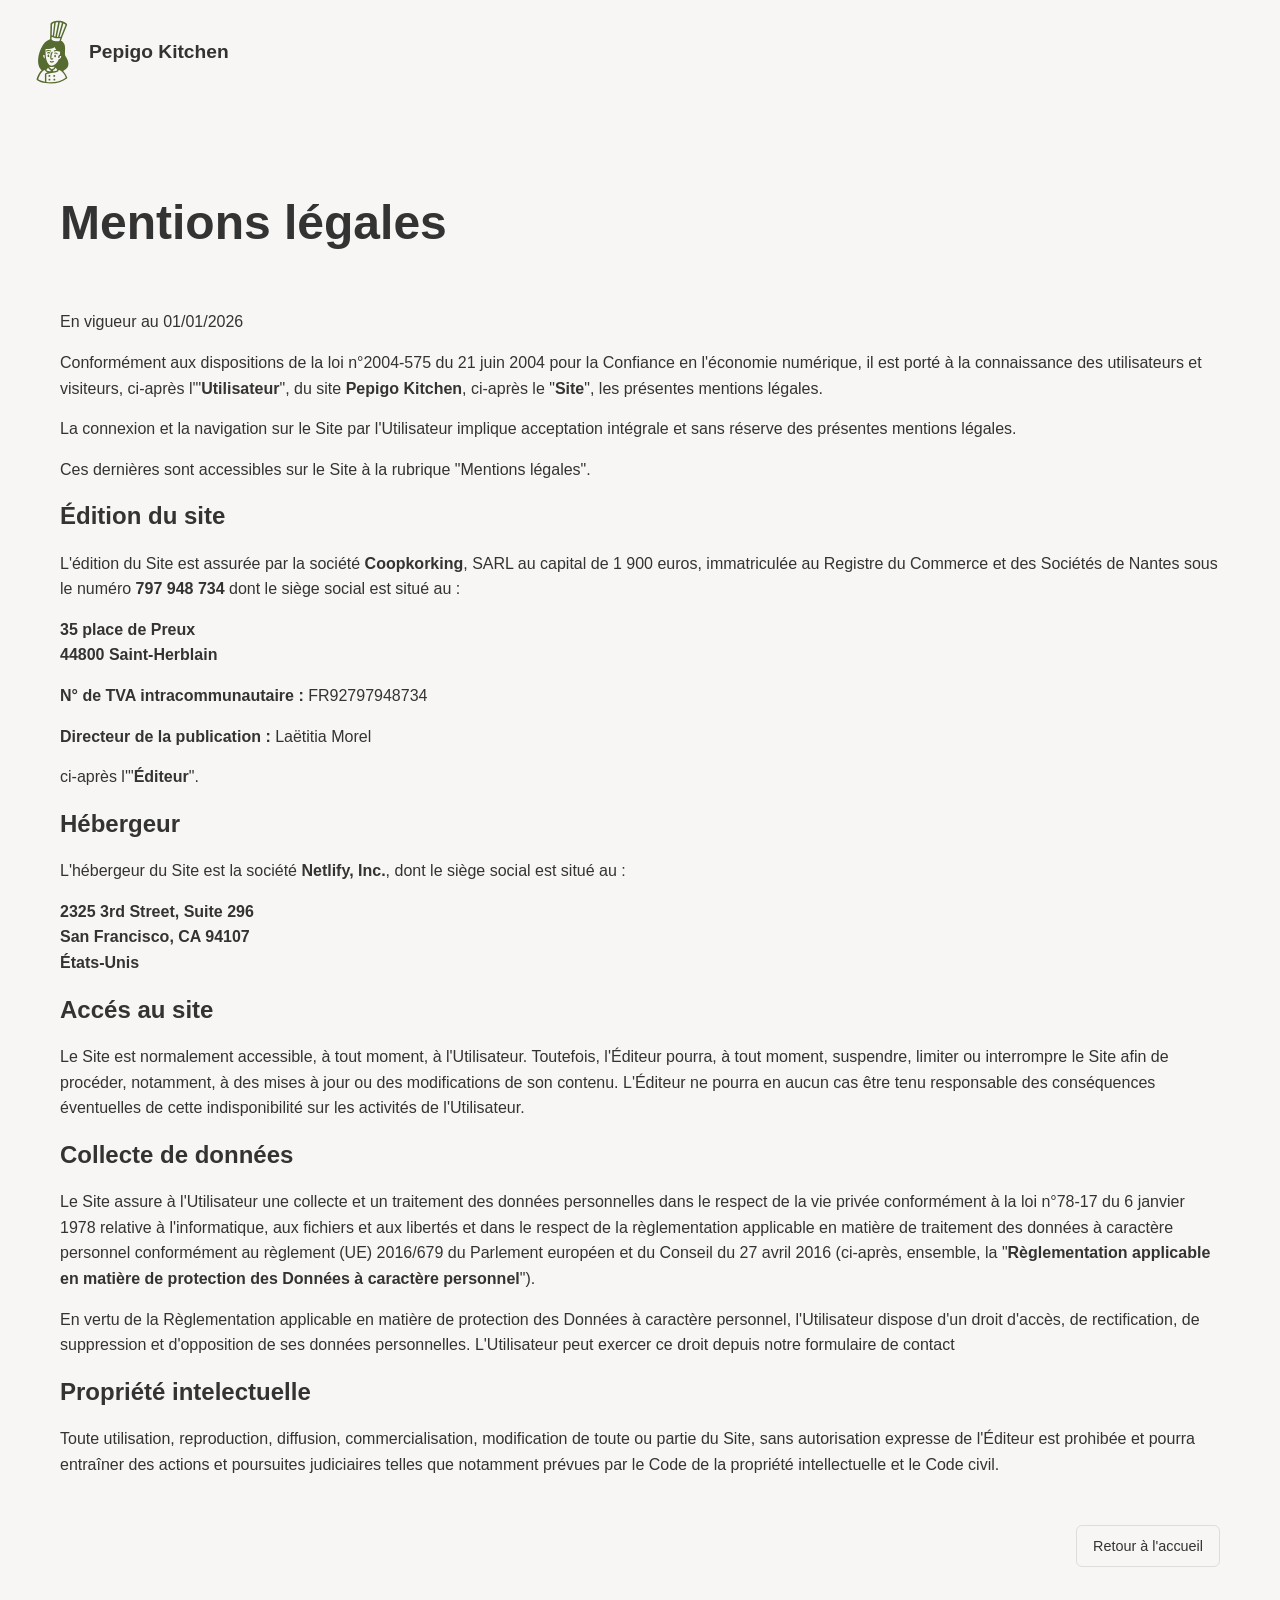
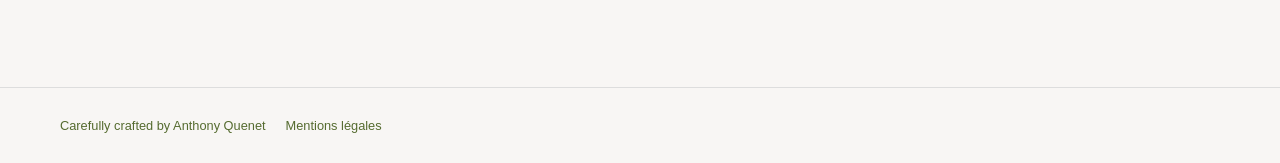
<file: legal/index.html>
<!DOCTYPE html>
<html lang="fr">
<head>
    <meta charset="UTF-8">
    <meta name="viewport" content="width=device-width, initial-scale=1.0">
    <title>Mentions légales</title>
    <link rel="stylesheet" href="/css/style.css">
</head>
<body>
     <header>
        <div class="header-container">
            <a href="/" class="logo" aria-label="Logo pepigo kitchen">
                <span class="logo-background">
                    <svg width="100%" height="100%" viewBox="0 0 405 402" version="1.1" xmlns="http://www.w3.org/2000/svg" xmlns:xlink="http://www.w3.org/1999/xlink" xml:space="preserve" xmlns:affinity="https://www.affinity.studio/" style="fill-rule:evenodd;clip-rule:evenodd;stroke-linejoin:round;stroke-miterlimit:2;">
                    <path d="M177.18,230.27c1.64,0.07 3.11,-0.59 4.41,-1.96c0.98,-0.98 1.64,-2.19 1.96,-3.63c-1.24,0.13 -2.29,-0.26 -3.14,-1.18c-0.98,-1.37 -0.59,-3.24 0.78,-4.12c0.65,-0.39 1.28,-0.56 1.86,-0.49c-0.88,-2.16 -2.75,-3.63 -4.81,-3.73l-0.39,-0.1c-1.5,0 -2.88,0.65 -4.12,1.96c-1.34,1.45 -2.14,3.32 -2.26,5.3c-0.29,4.22 2.26,7.75 5.69,7.95m37.57,-0.49c0.99,1.54 2.68,2.49 4.51,2.55c2.85,0 5.4,-2.45 6.28,-5.79c-1.37,0.2 -2.45,-0.2 -3.24,-1.18c-1.08,-1.37 -0.69,-3.34 0.78,-4.22c0.59,-0.39 1.24,-0.59 1.96,-0.59c-0.98,-2.16 -2.85,-3.73 -5,-3.83l-0.29,0c-1.57,0 -2.98,0.65 -4.22,1.96c-1.36,1.52 -2.16,3.46 -2.26,5.49c-0.13,2.16 0.36,4.02 1.47,5.59m-17.95,11.67l0.1,0c0.07,0.33 0.23,0.59 0.49,0.78l-0.1,0l-0.49,-0.78Z" style="fill:#556b2f;fill-rule:nonzero;"/>
                    <path d="M189.94,196.92c-0.85,-0.07 -1.57,-0.29 -2.16,-0.69c-3.53,-2.45 -7.55,-2.85 -11.09,-2.55c-5.3,0.49 -9.61,2.65 -9.71,2.75c-1.77,0.88 -3.92,0.39 -4.91,-1.28c-1.08,-1.67 -0.49,-3.73 1.28,-4.71c0.69,-0.39 16.09,-8.54 28.75,0.2c1.67,1.08 1.96,3.34 0.69,4.91c-0.78,0.92 -1.73,1.37 -2.85,1.37" style="fill:#556b2f;"/>
                    <path d="M285.98,17.97c6.77,5 9.42,9.03 6.77,15.4l-30.81,75.93l-0.1,0.39l-6.38,20.31c5.1,2.29 9.39,5.13 12.85,8.54c6.97,6.87 10.3,15.6 11.67,25.41c1.37,9.42 0.98,19.92 0.49,30.71c-0.39,6.41 -0.56,12.92 -0.49,19.52c0.07,1.37 0.49,3.04 1.28,5c1.44,3.4 3.4,7.33 5.89,11.77c3.73,6.97 8.04,15.01 10.99,23.45c1.7,4.71 2.81,9.55 3.34,14.52c1.67,16.09 -4.12,32.67 -28.65,46.21l-3.53,1.96c10.33,11.66 18.66,24.95 24.62,39.34c1.37,2.75 0.59,6.18 -1.86,8.14c-24.33,19.33 -60.53,31.69 -101.15,31.69c-11.38,0.02 -22.74,-0.97 -33.94,-2.94c-17.91,-2.81 -35.08,-9.14 -50.52,-18.64c-2.66,-1.62 -3.85,-4.9 -2.85,-7.85c7.65,-21.29 16.87,-42.38 31.3,-53.27c-3.24,-3.24 -7.06,-7.55 -9.42,-10.89c-11.09,-15.99 -14.23,-37.28 -12.36,-59.06l0.98,-8.83c2.65,-19.52 8.93,-39.05 16.09,-55.14c14.59,-32.11 32.44,-51.44 53.57,-57.98l3.83,-1.08l2.45,-95.06c1.28,-19.33 64.46,-31 95.95,-7.55m-112.04,308.15c-2.49,-0.65 -4.81,-1.44 -6.97,-2.35c-4.06,-1.57 -7.06,-3.73 -9.03,-6.48c-0.98,-1.31 -1.6,-2.98 -1.86,-5c-4.81,1.18 -12.36,5.3 -17.56,9.91c-11.58,10.1 -18.84,27.86 -24.82,45.23c-0.39,1.18 0.1,2.55 1.28,3.14c11.9,6.34 25.31,11.02 40.22,14.03l-0.1,-45.23c-0.1,-5.4 3.83,-10.1 9.52,-11.28l9.32,-1.96Zm72.4,-220.74l7.95,-0.98l29.24,-72.89c0.49,-1.18 0,-2.55 -1.08,-3.14c-3.14,-1.96 -7.46,-4.91 -10.79,-6.77c-0.14,-0.07 -0.28,-0.1 -0.44,-0.1c-0.43,0 -0.81,0.28 -0.94,0.69l-23.94,83.19Zm-14.91,204.16l0.2,0.1l-0.2,-0.1Zm-11.48,-9.12c-1.18,2.45 -5,6.57 -5,6.57c-2.32,2.19 -5.06,3.89 -8.04,5l-0.88,8.04l2.85,-0.2l3.24,-0.49c4.91,-0.59 10.1,-1.67 14.13,-3.34c2.49,-0.98 4.25,-2.13 5.3,-3.43c0.33,-0.52 0.46,-1.08 0.39,-1.67c-0.07,-0.46 -0.23,-0.95 -0.49,-1.47l-0.1,-0.2l-0.98,-1.77c-2.55,-4.32 -6.18,-7.55 -9.22,-9.81c-0.26,0.98 -0.65,1.9 -1.18,2.75m-21.39,7.65c0.85,-1.83 2.22,-3.07 4.12,-3.73c4.12,-1.37 7.85,-4.02 9.61,-7.46l0,-0.1c0.98,-1.67 1.47,-4.61 1.47,-4.61l0.1,-0.2l0.39,-2.55c-5.49,2.55 -11.09,3.83 -16.78,3.83c-4.71,-0.13 -9.06,-1.01 -13.05,-2.65l-0.1,1.18c-0.1,1.86 0,4.02 1.57,6.28c1.9,2.94 4.68,5.04 8.34,6.28c3.66,1.24 3.83,2.16 4.32,3.73m26.68,17.36c-0.1,0 -9.03,2.16 -13.05,2.65l-6.08,0.59l-9.71,1.37l-29.82,6.38c-1.57,0.39 -2.42,1.34 -2.55,2.85l0.2,46.89c8.63,1.31 17.53,1.96 26.68,1.96c36.4,0 69.07,-10.5 91.53,-27.37l0.1,0c1.77,-1.37 2.35,-3.73 1.47,-5.79c-5.26,-13.27 -13.6,-25.11 -24.33,-34.53l-4.02,-2.85c-4.58,-2.88 -9.52,-4.68 -14.81,-5.4c-0.26,2.09 -0.88,3.79 -1.86,5.1c-2.55,3.73 -7.85,6.48 -13.73,8.14m-12.46,-305.5c0.01,-0.07 0.02,-0.14 0.02,-0.21c0,-0.65 -0.53,-1.18 -1.18,-1.18c-0.18,0 -0.35,0.04 -0.51,0.12c-2.16,1.18 -4.32,2.49 -6.48,3.92c-3,1.57 -4.92,4.66 -5,8.04l-1.57,49.54l0,0.1l-0.59,14.32l6.87,3.34l8.44,-77.99Zm-49.25,290.88l1.86,-1.28l-0.39,1.57c0,0.46 0.13,0.92 0.39,1.37c0.98,1.24 2.58,2.32 4.81,3.24c3.63,1.57 8.44,2.65 13.05,3.34l2.94,0.39l2.65,0.29l0.1,0l0.78,0.1l1.18,0.1l-0.88,-8.04c-5.13,-1.95 -9.47,-5.54 -12.36,-10.2c-0.78,-1.31 -1.41,-2.68 -1.86,-4.12c-3.14,2.26 -6.87,5.69 -9.42,10.2l-0.1,0l-0.88,1.77l-1.86,1.28Zm-0.29,-0.29l0.29,0.39l-0.29,-0.39Zm-8.14,-71.32l-2.85,-20.6l-0.1,0l-0.1,-0.1c-0.78,-0.29 -2.45,-0.69 -4.12,-0.69c-0.72,-0.07 -1.41,0.07 -2.06,0.39c-0.46,0.39 -0.75,1.01 -0.88,1.86c-0.27,1.8 -0.2,3.62 0.2,5.4c0.46,2.35 1.08,4.35 1.86,5.98c2.26,4.91 5.59,6.97 8.04,7.75m70.93,-52.98c-1.05,-1.05 -1.99,-2.13 -2.85,-3.24c-3.73,-5 -5.4,-10.2 -5.98,-14.62c-1.24,0.78 -2.68,1.57 -4.32,2.35c-12.1,5.95 -29.89,9.39 -53.37,10.3c-0.79,16.01 -0.23,32.06 1.67,47.97c2.35,18.15 7.26,36.69 17.66,47.29l0.39,0.39c0.59,0.69 3.34,3.04 4.12,3.53l0.1,0c4.12,2.81 8.86,4.32 14.23,4.51c7.36,0 14.03,-3.04 19.62,-7.26l5.59,-4.91c7.18,-7.46 13.05,-16.09 17.36,-25.51l0.39,-0.98c0.33,-0.52 0.72,-0.88 1.18,-1.08l0.98,-0.39l0.2,0c0.1,-0.1 6.38,-2.45 10.3,-7.46c1.36,-1.72 2.3,-3.74 2.75,-5.89c0.65,-2.62 0.56,-4.68 -0.29,-6.18c-0.78,-1.18 -2.06,-1.37 -2.75,-1.28l-0.1,0c-0.78,0 -1.57,0.2 -2.35,0.59c-0.59,0.26 -1.11,0.65 -1.57,1.18c-1.08,1.08 -1.78,2.5 -1.96,4.02l0,2.94c0.13,1.44 -0.33,2.62 -1.37,3.53c-0.65,0.59 -1.54,0.95 -2.65,1.08c-2.36,0.29 -4.55,-1.38 -4.91,-3.73c-0.26,-3.01 0.03,-5.76 0.88,-8.24c0.78,-2.03 1.9,-3.83 3.34,-5.4c1.7,-1.7 3.63,-2.94 5.79,-3.73l2.35,-17.76c-4.77,-0.98 -9.03,-2.32 -12.75,-4.02c-1.24,0.98 -2.96,1.1 -4.32,0.29c-0.39,-0.2 -4.71,-2.45 -11.38,-0.78c-1.9,0.52 -3.99,1.37 -6.28,2.55c-0.46,0.33 -0.95,0.49 -1.47,0.49c-1.5,0.07 -2.65,-0.49 -3.43,-1.67c-1.08,-1.57 -0.49,-3.73 1.28,-4.81c5.3,-2.94 10.01,-3.92 13.93,-4.12m34.83,-76.13l-0.69,0.49l-0.1,0.1l0.78,-0.59Zm-0.1,-92.02c0.19,-0.67 -0.21,-1.38 -0.88,-1.57c-3.14,-0.78 -7.55,-1.77 -10.6,-2.26c-0.72,0 -1.21,0.36 -1.47,1.08l-17.95,89.87l7.36,0.39l23.55,-87.51Zm-64.26,103.4l0.78,0.69l0,0.1l2.45,1.96c14.72,11.09 37.57,8.54 45.52,7.16l0.39,0l0.1,-0.29l0.69,-2.16l4.81,-15.4c-4.97,0.59 -9.61,0.88 -13.93,0.88c-19.92,0 -32.87,-5.49 -40.03,-9.81l-0.78,16.87Zm41.4,-105.95c0.01,-0.06 0.02,-0.13 0.02,-0.2c0,-0.65 -0.53,-1.18 -1.18,-1.18c-0.01,0 -0.01,0 -0.02,0c-4.71,0.2 -9.81,0.69 -12.95,1.18c-0.78,0.13 -1.24,0.62 -1.37,1.47l-10.1,84.57l7.65,2.35l17.95,-88.2Z" style="fill:#556b2f;"/>
                    <path d="M189.55,371.84c0,3.04 -2.65,5.69 -5.98,5.69c-3.34,0 -5.98,-2.65 -5.98,-5.69c0,-3.14 2.65,-5.69 5.98,-5.69c3.34,0 5.98,2.55 5.98,5.69m-0.39,-23.05c0,3.04 -2.75,5.59 -6.08,5.59c-3.34,0 -5.98,-2.55 -5.98,-5.59c0,-3.14 2.65,-5.69 5.98,-5.69c3.34,0 6.08,2.55 6.08,5.69m30.12,0c0,3.04 -2.65,5.59 -5.98,5.59c-3.34,0 -6.08,-2.55 -6.08,-5.59c0,-3.14 2.75,-5.69 6.08,-5.69c3.34,0 5.98,2.55 5.98,5.69m0.88,23.05c0,3.04 -2.65,5.69 -5.98,5.69c-3.34,0 -5.98,-2.65 -5.98,-5.69c0,-3.14 2.65,-5.69 5.98,-5.69c3.34,0 5.98,2.55 5.98,5.69m12.07,-157.85c-1.11,0 -2.03,-0.39 -2.75,-1.18c-5.3,-5.69 -10.01,-3.34 -10.5,-3.04c-1.67,0.88 -3.83,0.39 -4.81,-1.08c-1.18,-1.57 -0.69,-3.63 0.98,-4.71c3.43,-2.06 12.07,-3.83 19.72,4.41c1.28,1.47 1.18,3.53 -0.39,4.81c-0.72,0.52 -1.47,0.78 -2.26,0.78m-59.75,-4.71c-1.24,0 -2.29,-0.49 -3.14,-1.47c-1.28,-1.67 -0.88,-4.02 0.98,-5.2c9.52,-6.08 16.48,-2.06 18.84,0.78c1.37,1.67 0.98,3.92 -0.78,5.2c-1.67,1.18 -4.02,0.88 -5.3,-0.59c-0.2,-0.29 -1.08,-1.18 -2.85,-1.18c-1.44,-0.13 -3.3,0.49 -5.59,1.86c-0.65,0.39 -1.37,0.59 -2.16,0.59m26.59,56.21c-5.4,0 -9.71,-2.26 -11.77,-4.12c-0.83,-0.69 -1.3,-1.71 -1.3,-2.79c0,-0.98 0.4,-1.93 1.11,-2.61c1.47,-1.47 3.92,-1.57 5.49,-0.2c0.29,0.29 5.69,4.51 12.66,0.29c1.77,-1.18 4.22,-0.69 5.4,0.98c1.28,1.77 0.78,4.12 -1.18,5.3c-3.73,2.16 -7.19,3.2 -10.4,3.14m-2.45,-26.59c0.26,0.65 0.65,1.01 1.18,1.08c0.39,0 1.8,-0.62 4.22,-1.86c1.77,-0.98 4.02,-0.29 5,1.37c1.08,1.77 0.39,3.92 -1.47,4.91c-3.63,1.86 -5.3,2.35 -6.08,2.55c-0.52,0.26 -1.31,0.39 -2.35,0.39c-1.05,0.07 -2.26,-0.26 -3.63,-0.98c-1.98,-1.27 -3.41,-3.23 -4.02,-5.49c-0.85,-2.29 -1.28,-5.4 -1.28,-9.32c0,-15.6 8.14,-30.9 8.54,-31.59c0.88,-1.67 3.14,-2.35 5,-1.57c1.96,0.88 2.65,3.14 1.67,4.91c-0.2,0.39 -7.65,14.52 -7.65,28.25c0.07,3.66 0.36,6.12 0.88,7.36" style="fill:#556b2f;"/>
                  </svg>
                </span>
                <span class="logo-text">
                    Pepigo Kitchen
                </span>
            </a>
        </div>
    </header>
    <section class="container">
        <h1>Mentions légales</h1>

        <p class="date">En vigueur au 01/01/2026</p>
        <p>Conformément aux dispositions de la loi n°2004-575 du 21 juin 2004 pour la Confiance en l'économie numérique, il est porté à la connaissance des utilisateurs et visiteurs, ci-après l'"<strong>Utilisateur</strong>", du site <strong>Pepigo Kitchen</strong>, ci-après le "<strong>Site</strong>", les présentes mentions légales.</p>
        <p>La connexion et la navigation sur le Site par l'Utilisateur implique acceptation intégrale et sans réserve des présentes mentions légales.</p>
        <p>Ces dernières sont accessibles sur le Site à la rubrique "Mentions légales".</p>
        <h2>Édition du site</h2>
        <div class="info-block">
            <p>L'édition du Site est assurée par la société <strong>Coopkorking</strong>, SARL au capital de 1 900 euros, immatriculée au Registre du Commerce et des Sociétés de Nantes sous le numéro <strong>797 948 734</strong> dont le siège social est situé au :</p>
            <p><strong>35 place de Preux<br>44800 Saint-Herblain</strong></p>
            <p><strong>N° de TVA intracommunautaire :</strong> FR92797948734</p>
            <p><strong>Directeur de la publication :</strong> Laëtitia Morel</p>
            <p>ci-après l'"<strong>Éditeur</strong>".</p>
        </div>
        <h2>Hébergeur</h2>
        <div class="info-block">
            <p>L'hébergeur du Site est la société <strong>Netlify, Inc.</strong>, dont le siège social est situé au :</p>
            <p><strong>2325 3rd Street, Suite 296<br>San Francisco, CA 94107<br>États-Unis</strong></p>
        </div>
            <h2>Accés au site</h2>
            <p>Le Site est normalement accessible, à tout moment, à l'Utilisateur. Toutefois, l'Éditeur pourra, à tout moment, suspendre, limiter ou interrompre le Site afin de procéder, notamment, à des mises à jour ou des modifications de son contenu. L'Éditeur ne pourra en aucun cas être tenu responsable des conséquences éventuelles de cette indisponibilité sur les activités de l'Utilisateur.</p>
            <h2>Collecte de données</h2>
            <p>Le Site assure à l'Utilisateur une collecte et un traitement des données personnelles dans le respect de la vie privée conformément à la loi n°78-17 du 6 janvier 1978 relative à l'informatique, aux fichiers et aux libertés et dans le respect de la règlementation applicable en matière de traitement des données à caractère personnel conformément au règlement (UE) 2016/679 du Parlement européen et du Conseil du 27 avril 2016 (ci-après, ensemble, la "<strong>Règlementation applicable en matière de protection des Données à caractère personnel</strong>").</p>
            <p>En vertu de la Règlementation applicable en matière de protection des Données à caractère personnel, l'Utilisateur dispose d'un droit d'accès, de rectification, de suppression et d'opposition de ses données personnelles. L'Utilisateur peut exercer ce droit depuis notre formulaire de contact</p>
            <h2>Propriété intelectuelle</h2>
            <p>Toute utilisation, reproduction, diffusion, commercialisation, modification de toute ou partie du Site, sans autorisation expresse de l'Éditeur est prohibée et pourra entraîner des actions et poursuites judiciaires telles que notamment prévues par le Code de la propriété intellectuelle et le Code civil.</p>
            <div class="cta-forms">
                <a href="/" class="secondary-btn">Retour à l'accueil</a>
            </div>

    </section>
    <footer>
        <div class="footer">
            <div class="left-foot">
                <a href="https://www.anthonyquenet.com" target="_blank" rel="noopener noreferrer">Carefully crafted by Anthony Quenet</a>
            </div>
            <div class="right-foot">
                <a href="/legal">Mentions légales</a>
            </div>
        </div>
    </footer>
</body>
</html>
</file>
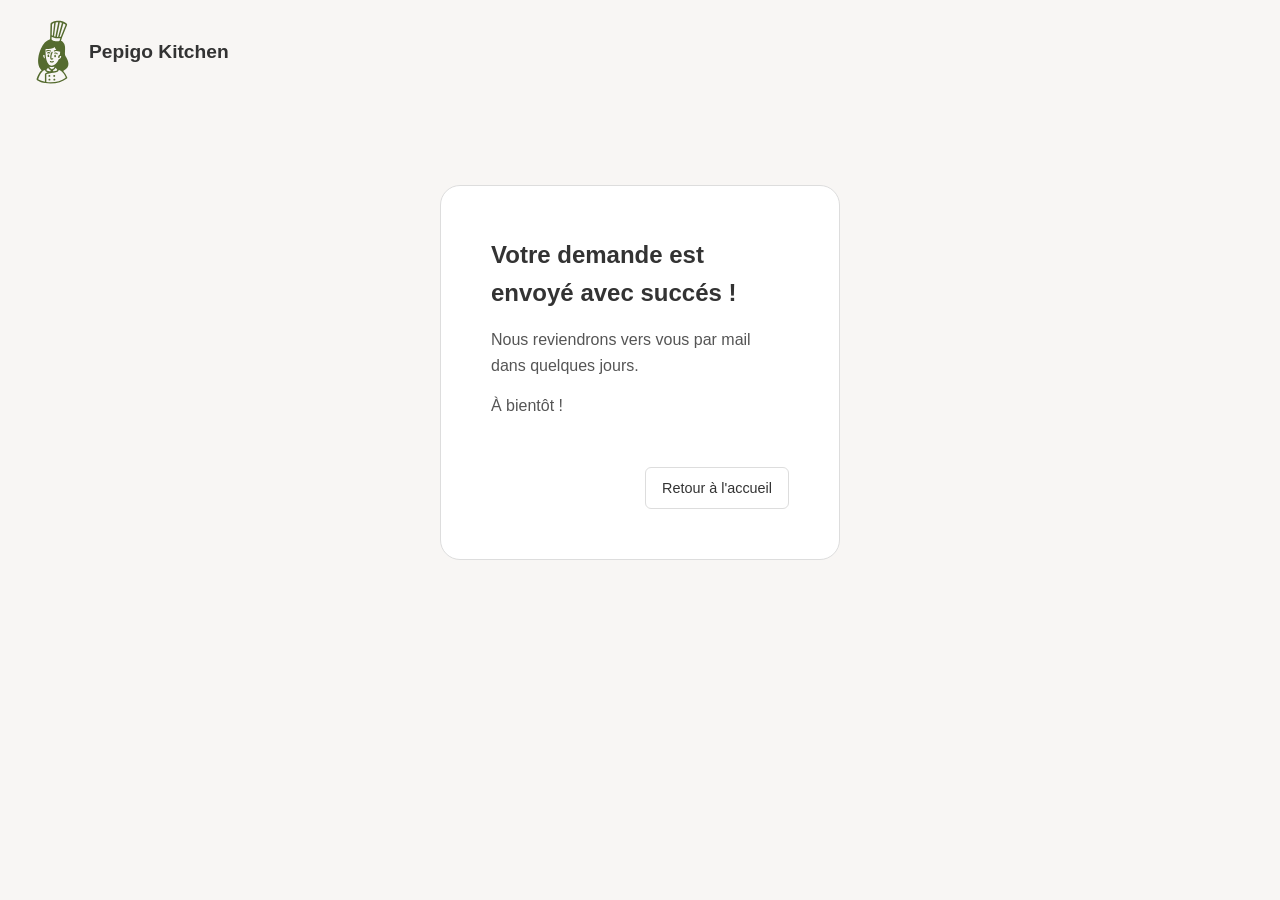
<file: success/index.html>
<!DOCTYPE html>
<html lang="fr">
<head>
    <meta charset="UTF-8">
    <meta name="viewport" content="width=device-width, initial-scale=1.0">
    <title>Votre demande est en cours</title>
    <link rel="stylesheet" href="/css/style.css">
</head>
<body>
     <header>
        <div class="header-container">
            <a href="/" class="logo" aria-label="Logo pepigo kitchen">
                <span class="logo-background">
                  <svg width="100%" height="100%" viewBox="0 0 405 402" version="1.1" xmlns="http://www.w3.org/2000/svg" xmlns:xlink="http://www.w3.org/1999/xlink" xml:space="preserve" xmlns:affinity="https://www.affinity.studio/" style="fill-rule:evenodd;clip-rule:evenodd;stroke-linejoin:round;stroke-miterlimit:2;">
                    <path d="M177.18,230.27c1.64,0.07 3.11,-0.59 4.41,-1.96c0.98,-0.98 1.64,-2.19 1.96,-3.63c-1.24,0.13 -2.29,-0.26 -3.14,-1.18c-0.98,-1.37 -0.59,-3.24 0.78,-4.12c0.65,-0.39 1.28,-0.56 1.86,-0.49c-0.88,-2.16 -2.75,-3.63 -4.81,-3.73l-0.39,-0.1c-1.5,0 -2.88,0.65 -4.12,1.96c-1.34,1.45 -2.14,3.32 -2.26,5.3c-0.29,4.22 2.26,7.75 5.69,7.95m37.57,-0.49c0.99,1.54 2.68,2.49 4.51,2.55c2.85,0 5.4,-2.45 6.28,-5.79c-1.37,0.2 -2.45,-0.2 -3.24,-1.18c-1.08,-1.37 -0.69,-3.34 0.78,-4.22c0.59,-0.39 1.24,-0.59 1.96,-0.59c-0.98,-2.16 -2.85,-3.73 -5,-3.83l-0.29,0c-1.57,0 -2.98,0.65 -4.22,1.96c-1.36,1.52 -2.16,3.46 -2.26,5.49c-0.13,2.16 0.36,4.02 1.47,5.59m-17.95,11.67l0.1,0c0.07,0.33 0.23,0.59 0.49,0.78l-0.1,0l-0.49,-0.78Z" style="fill:#556b2f;fill-rule:nonzero;"/>
                    <path d="M189.94,196.92c-0.85,-0.07 -1.57,-0.29 -2.16,-0.69c-3.53,-2.45 -7.55,-2.85 -11.09,-2.55c-5.3,0.49 -9.61,2.65 -9.71,2.75c-1.77,0.88 -3.92,0.39 -4.91,-1.28c-1.08,-1.67 -0.49,-3.73 1.28,-4.71c0.69,-0.39 16.09,-8.54 28.75,0.2c1.67,1.08 1.96,3.34 0.69,4.91c-0.78,0.92 -1.73,1.37 -2.85,1.37" style="fill:#556b2f;"/>
                    <path d="M285.98,17.97c6.77,5 9.42,9.03 6.77,15.4l-30.81,75.93l-0.1,0.39l-6.38,20.31c5.1,2.29 9.39,5.13 12.85,8.54c6.97,6.87 10.3,15.6 11.67,25.41c1.37,9.42 0.98,19.92 0.49,30.71c-0.39,6.41 -0.56,12.92 -0.49,19.52c0.07,1.37 0.49,3.04 1.28,5c1.44,3.4 3.4,7.33 5.89,11.77c3.73,6.97 8.04,15.01 10.99,23.45c1.7,4.71 2.81,9.55 3.34,14.52c1.67,16.09 -4.12,32.67 -28.65,46.21l-3.53,1.96c10.33,11.66 18.66,24.95 24.62,39.34c1.37,2.75 0.59,6.18 -1.86,8.14c-24.33,19.33 -60.53,31.69 -101.15,31.69c-11.38,0.02 -22.74,-0.97 -33.94,-2.94c-17.91,-2.81 -35.08,-9.14 -50.52,-18.64c-2.66,-1.62 -3.85,-4.9 -2.85,-7.85c7.65,-21.29 16.87,-42.38 31.3,-53.27c-3.24,-3.24 -7.06,-7.55 -9.42,-10.89c-11.09,-15.99 -14.23,-37.28 -12.36,-59.06l0.98,-8.83c2.65,-19.52 8.93,-39.05 16.09,-55.14c14.59,-32.11 32.44,-51.44 53.57,-57.98l3.83,-1.08l2.45,-95.06c1.28,-19.33 64.46,-31 95.95,-7.55m-112.04,308.15c-2.49,-0.65 -4.81,-1.44 -6.97,-2.35c-4.06,-1.57 -7.06,-3.73 -9.03,-6.48c-0.98,-1.31 -1.6,-2.98 -1.86,-5c-4.81,1.18 -12.36,5.3 -17.56,9.91c-11.58,10.1 -18.84,27.86 -24.82,45.23c-0.39,1.18 0.1,2.55 1.28,3.14c11.9,6.34 25.31,11.02 40.22,14.03l-0.1,-45.23c-0.1,-5.4 3.83,-10.1 9.52,-11.28l9.32,-1.96Zm72.4,-220.74l7.95,-0.98l29.24,-72.89c0.49,-1.18 0,-2.55 -1.08,-3.14c-3.14,-1.96 -7.46,-4.91 -10.79,-6.77c-0.14,-0.07 -0.28,-0.1 -0.44,-0.1c-0.43,0 -0.81,0.28 -0.94,0.69l-23.94,83.19Zm-14.91,204.16l0.2,0.1l-0.2,-0.1Zm-11.48,-9.12c-1.18,2.45 -5,6.57 -5,6.57c-2.32,2.19 -5.06,3.89 -8.04,5l-0.88,8.04l2.85,-0.2l3.24,-0.49c4.91,-0.59 10.1,-1.67 14.13,-3.34c2.49,-0.98 4.25,-2.13 5.3,-3.43c0.33,-0.52 0.46,-1.08 0.39,-1.67c-0.07,-0.46 -0.23,-0.95 -0.49,-1.47l-0.1,-0.2l-0.98,-1.77c-2.55,-4.32 -6.18,-7.55 -9.22,-9.81c-0.26,0.98 -0.65,1.9 -1.18,2.75m-21.39,7.65c0.85,-1.83 2.22,-3.07 4.12,-3.73c4.12,-1.37 7.85,-4.02 9.61,-7.46l0,-0.1c0.98,-1.67 1.47,-4.61 1.47,-4.61l0.1,-0.2l0.39,-2.55c-5.49,2.55 -11.09,3.83 -16.78,3.83c-4.71,-0.13 -9.06,-1.01 -13.05,-2.65l-0.1,1.18c-0.1,1.86 0,4.02 1.57,6.28c1.9,2.94 4.68,5.04 8.34,6.28c3.66,1.24 3.83,2.16 4.32,3.73m26.68,17.36c-0.1,0 -9.03,2.16 -13.05,2.65l-6.08,0.59l-9.71,1.37l-29.82,6.38c-1.57,0.39 -2.42,1.34 -2.55,2.85l0.2,46.89c8.63,1.31 17.53,1.96 26.68,1.96c36.4,0 69.07,-10.5 91.53,-27.37l0.1,0c1.77,-1.37 2.35,-3.73 1.47,-5.79c-5.26,-13.27 -13.6,-25.11 -24.33,-34.53l-4.02,-2.85c-4.58,-2.88 -9.52,-4.68 -14.81,-5.4c-0.26,2.09 -0.88,3.79 -1.86,5.1c-2.55,3.73 -7.85,6.48 -13.73,8.14m-12.46,-305.5c0.01,-0.07 0.02,-0.14 0.02,-0.21c0,-0.65 -0.53,-1.18 -1.18,-1.18c-0.18,0 -0.35,0.04 -0.51,0.12c-2.16,1.18 -4.32,2.49 -6.48,3.92c-3,1.57 -4.92,4.66 -5,8.04l-1.57,49.54l0,0.1l-0.59,14.32l6.87,3.34l8.44,-77.99Zm-49.25,290.88l1.86,-1.28l-0.39,1.57c0,0.46 0.13,0.92 0.39,1.37c0.98,1.24 2.58,2.32 4.81,3.24c3.63,1.57 8.44,2.65 13.05,3.34l2.94,0.39l2.65,0.29l0.1,0l0.78,0.1l1.18,0.1l-0.88,-8.04c-5.13,-1.95 -9.47,-5.54 -12.36,-10.2c-0.78,-1.31 -1.41,-2.68 -1.86,-4.12c-3.14,2.26 -6.87,5.69 -9.42,10.2l-0.1,0l-0.88,1.77l-1.86,1.28Zm-0.29,-0.29l0.29,0.39l-0.29,-0.39Zm-8.14,-71.32l-2.85,-20.6l-0.1,0l-0.1,-0.1c-0.78,-0.29 -2.45,-0.69 -4.12,-0.69c-0.72,-0.07 -1.41,0.07 -2.06,0.39c-0.46,0.39 -0.75,1.01 -0.88,1.86c-0.27,1.8 -0.2,3.62 0.2,5.4c0.46,2.35 1.08,4.35 1.86,5.98c2.26,4.91 5.59,6.97 8.04,7.75m70.93,-52.98c-1.05,-1.05 -1.99,-2.13 -2.85,-3.24c-3.73,-5 -5.4,-10.2 -5.98,-14.62c-1.24,0.78 -2.68,1.57 -4.32,2.35c-12.1,5.95 -29.89,9.39 -53.37,10.3c-0.79,16.01 -0.23,32.06 1.67,47.97c2.35,18.15 7.26,36.69 17.66,47.29l0.39,0.39c0.59,0.69 3.34,3.04 4.12,3.53l0.1,0c4.12,2.81 8.86,4.32 14.23,4.51c7.36,0 14.03,-3.04 19.62,-7.26l5.59,-4.91c7.18,-7.46 13.05,-16.09 17.36,-25.51l0.39,-0.98c0.33,-0.52 0.72,-0.88 1.18,-1.08l0.98,-0.39l0.2,0c0.1,-0.1 6.38,-2.45 10.3,-7.46c1.36,-1.72 2.3,-3.74 2.75,-5.89c0.65,-2.62 0.56,-4.68 -0.29,-6.18c-0.78,-1.18 -2.06,-1.37 -2.75,-1.28l-0.1,0c-0.78,0 -1.57,0.2 -2.35,0.59c-0.59,0.26 -1.11,0.65 -1.57,1.18c-1.08,1.08 -1.78,2.5 -1.96,4.02l0,2.94c0.13,1.44 -0.33,2.62 -1.37,3.53c-0.65,0.59 -1.54,0.95 -2.65,1.08c-2.36,0.29 -4.55,-1.38 -4.91,-3.73c-0.26,-3.01 0.03,-5.76 0.88,-8.24c0.78,-2.03 1.9,-3.83 3.34,-5.4c1.7,-1.7 3.63,-2.94 5.79,-3.73l2.35,-17.76c-4.77,-0.98 -9.03,-2.32 -12.75,-4.02c-1.24,0.98 -2.96,1.1 -4.32,0.29c-0.39,-0.2 -4.71,-2.45 -11.38,-0.78c-1.9,0.52 -3.99,1.37 -6.28,2.55c-0.46,0.33 -0.95,0.49 -1.47,0.49c-1.5,0.07 -2.65,-0.49 -3.43,-1.67c-1.08,-1.57 -0.49,-3.73 1.28,-4.81c5.3,-2.94 10.01,-3.92 13.93,-4.12m34.83,-76.13l-0.69,0.49l-0.1,0.1l0.78,-0.59Zm-0.1,-92.02c0.19,-0.67 -0.21,-1.38 -0.88,-1.57c-3.14,-0.78 -7.55,-1.77 -10.6,-2.26c-0.72,0 -1.21,0.36 -1.47,1.08l-17.95,89.87l7.36,0.39l23.55,-87.51Zm-64.26,103.4l0.78,0.69l0,0.1l2.45,1.96c14.72,11.09 37.57,8.54 45.52,7.16l0.39,0l0.1,-0.29l0.69,-2.16l4.81,-15.4c-4.97,0.59 -9.61,0.88 -13.93,0.88c-19.92,0 -32.87,-5.49 -40.03,-9.81l-0.78,16.87Zm41.4,-105.95c0.01,-0.06 0.02,-0.13 0.02,-0.2c0,-0.65 -0.53,-1.18 -1.18,-1.18c-0.01,0 -0.01,0 -0.02,0c-4.71,0.2 -9.81,0.69 -12.95,1.18c-0.78,0.13 -1.24,0.62 -1.37,1.47l-10.1,84.57l7.65,2.35l17.95,-88.2Z" style="fill:#556b2f;"/>
                    <path d="M189.55,371.84c0,3.04 -2.65,5.69 -5.98,5.69c-3.34,0 -5.98,-2.65 -5.98,-5.69c0,-3.14 2.65,-5.69 5.98,-5.69c3.34,0 5.98,2.55 5.98,5.69m-0.39,-23.05c0,3.04 -2.75,5.59 -6.08,5.59c-3.34,0 -5.98,-2.55 -5.98,-5.59c0,-3.14 2.65,-5.69 5.98,-5.69c3.34,0 6.08,2.55 6.08,5.69m30.12,0c0,3.04 -2.65,5.59 -5.98,5.59c-3.34,0 -6.08,-2.55 -6.08,-5.59c0,-3.14 2.75,-5.69 6.08,-5.69c3.34,0 5.98,2.55 5.98,5.69m0.88,23.05c0,3.04 -2.65,5.69 -5.98,5.69c-3.34,0 -5.98,-2.65 -5.98,-5.69c0,-3.14 2.65,-5.69 5.98,-5.69c3.34,0 5.98,2.55 5.98,5.69m12.07,-157.85c-1.11,0 -2.03,-0.39 -2.75,-1.18c-5.3,-5.69 -10.01,-3.34 -10.5,-3.04c-1.67,0.88 -3.83,0.39 -4.81,-1.08c-1.18,-1.57 -0.69,-3.63 0.98,-4.71c3.43,-2.06 12.07,-3.83 19.72,4.41c1.28,1.47 1.18,3.53 -0.39,4.81c-0.72,0.52 -1.47,0.78 -2.26,0.78m-59.75,-4.71c-1.24,0 -2.29,-0.49 -3.14,-1.47c-1.28,-1.67 -0.88,-4.02 0.98,-5.2c9.52,-6.08 16.48,-2.06 18.84,0.78c1.37,1.67 0.98,3.92 -0.78,5.2c-1.67,1.18 -4.02,0.88 -5.3,-0.59c-0.2,-0.29 -1.08,-1.18 -2.85,-1.18c-1.44,-0.13 -3.3,0.49 -5.59,1.86c-0.65,0.39 -1.37,0.59 -2.16,0.59m26.59,56.21c-5.4,0 -9.71,-2.26 -11.77,-4.12c-0.83,-0.69 -1.3,-1.71 -1.3,-2.79c0,-0.98 0.4,-1.93 1.11,-2.61c1.47,-1.47 3.92,-1.57 5.49,-0.2c0.29,0.29 5.69,4.51 12.66,0.29c1.77,-1.18 4.22,-0.69 5.4,0.98c1.28,1.77 0.78,4.12 -1.18,5.3c-3.73,2.16 -7.19,3.2 -10.4,3.14m-2.45,-26.59c0.26,0.65 0.65,1.01 1.18,1.08c0.39,0 1.8,-0.62 4.22,-1.86c1.77,-0.98 4.02,-0.29 5,1.37c1.08,1.77 0.39,3.92 -1.47,4.91c-3.63,1.86 -5.3,2.35 -6.08,2.55c-0.52,0.26 -1.31,0.39 -2.35,0.39c-1.05,0.07 -2.26,-0.26 -3.63,-0.98c-1.98,-1.27 -3.41,-3.23 -4.02,-5.49c-0.85,-2.29 -1.28,-5.4 -1.28,-9.32c0,-15.6 8.14,-30.9 8.54,-31.59c0.88,-1.67 3.14,-2.35 5,-1.57c1.96,0.88 2.65,3.14 1.67,4.91c-0.2,0.39 -7.65,14.52 -7.65,28.25c0.07,3.66 0.36,6.12 0.88,7.36" style="fill:#556b2f;"/>
                  </svg>
                </span>
                <span class="logo-text">
                    Pepigo Kitchen
                </span>
            </a>
        </div>
    </header>
    <section class="container">
        <div class="card m-auto max-width-400">
            <h2>Votre demande est envoyé avec succés !</h2>
            <p>Nous reviendrons vers vous par mail dans quelques jours.</p>
            <p>À bientôt !</p>
            <div class="cta-forms">
                <a href="/" class="secondary-btn" tabindex="0">Retour à l'accueil</a>
            </div>
        </div>
    </section>
</body>
</html>
</file>
<file: css/style.css>
/* Fichier CSS principal */

/* Base Import */
@import url("./base/reset.css");
@import url("./base/variables.css");
@import url("./base/global.css");

/* Layout Import */
@import url("./layout/sections.css");
@import url("./layout/footer.css");
@import url("./layout/header.css");

/* Components Import */
@import url("./components/button.css");
@import url("./components/card.css");
@import url("./components/form.css");
@import url("./components/accordion.css");
@import url("./components/icon.css");

/* Utilities Import */
@import url("./utilities/helpers.css");
@import url("./utilities/responsive.css");
</file>
